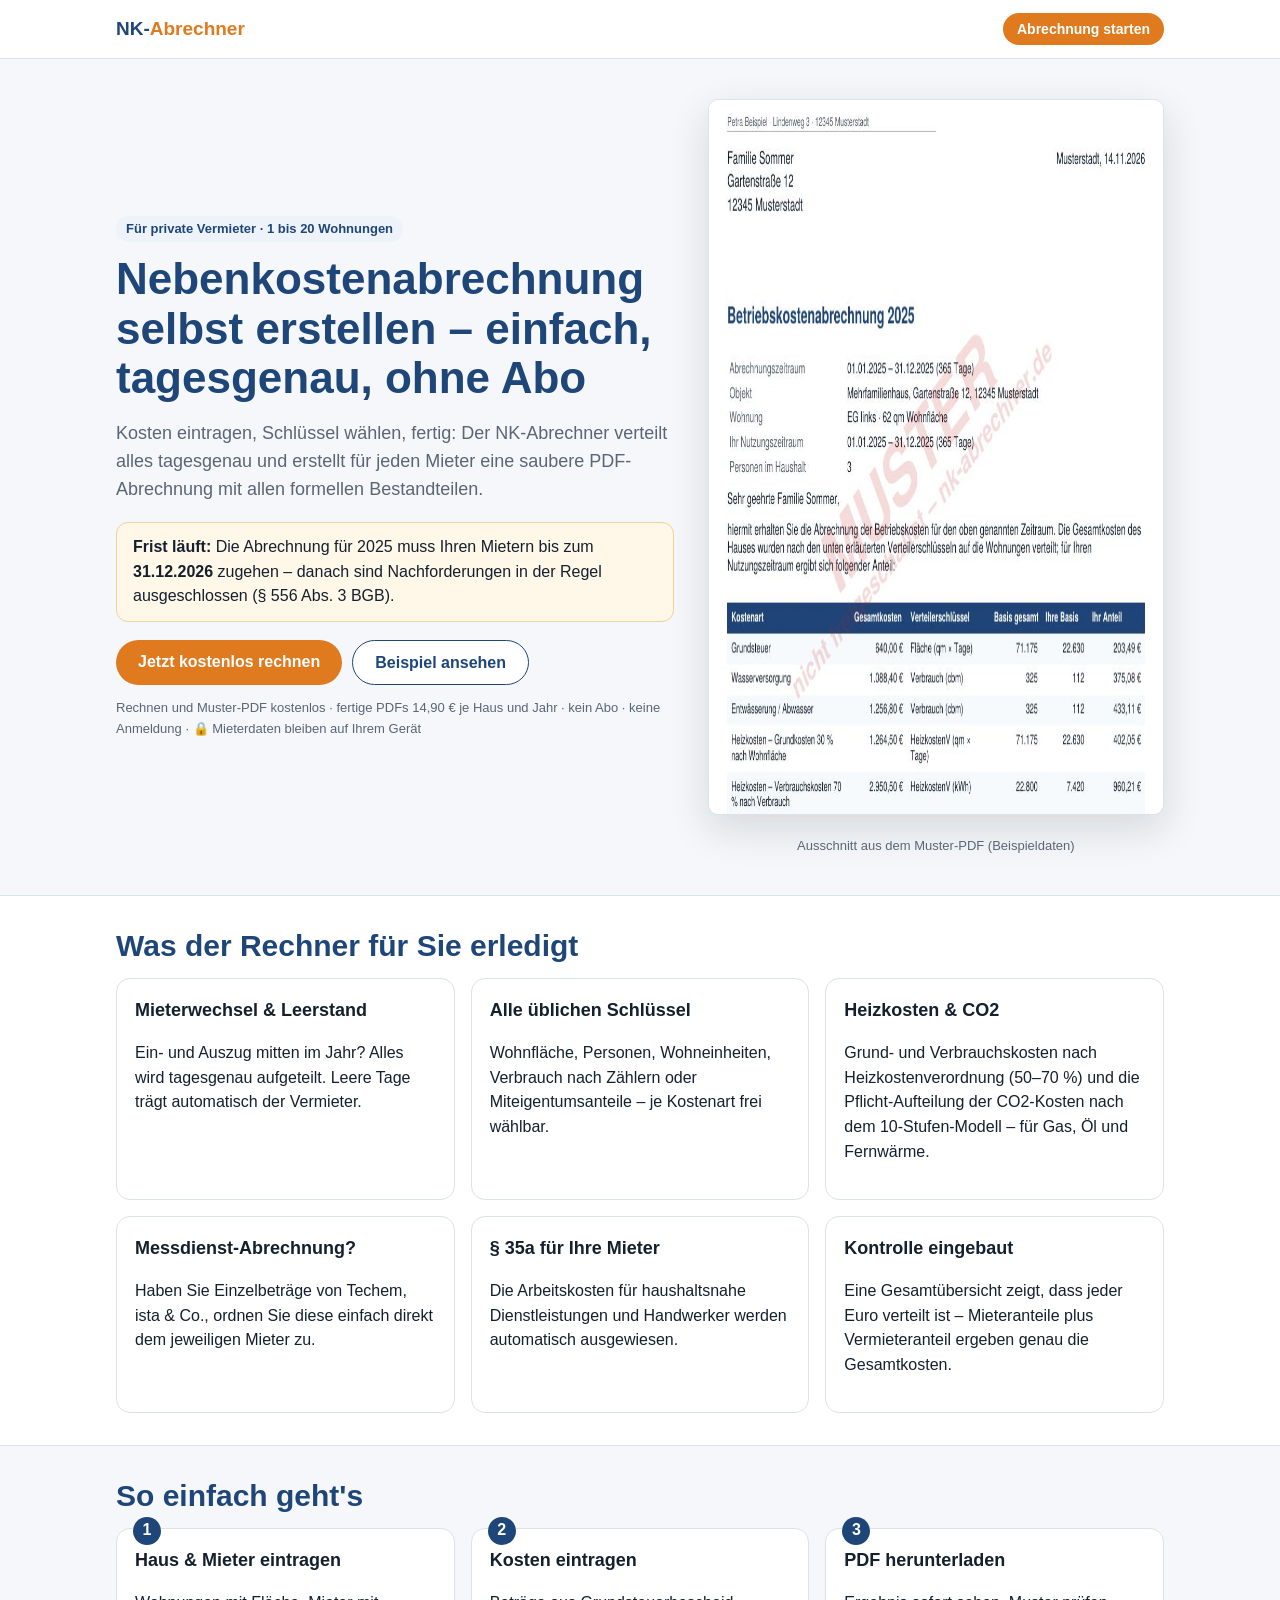
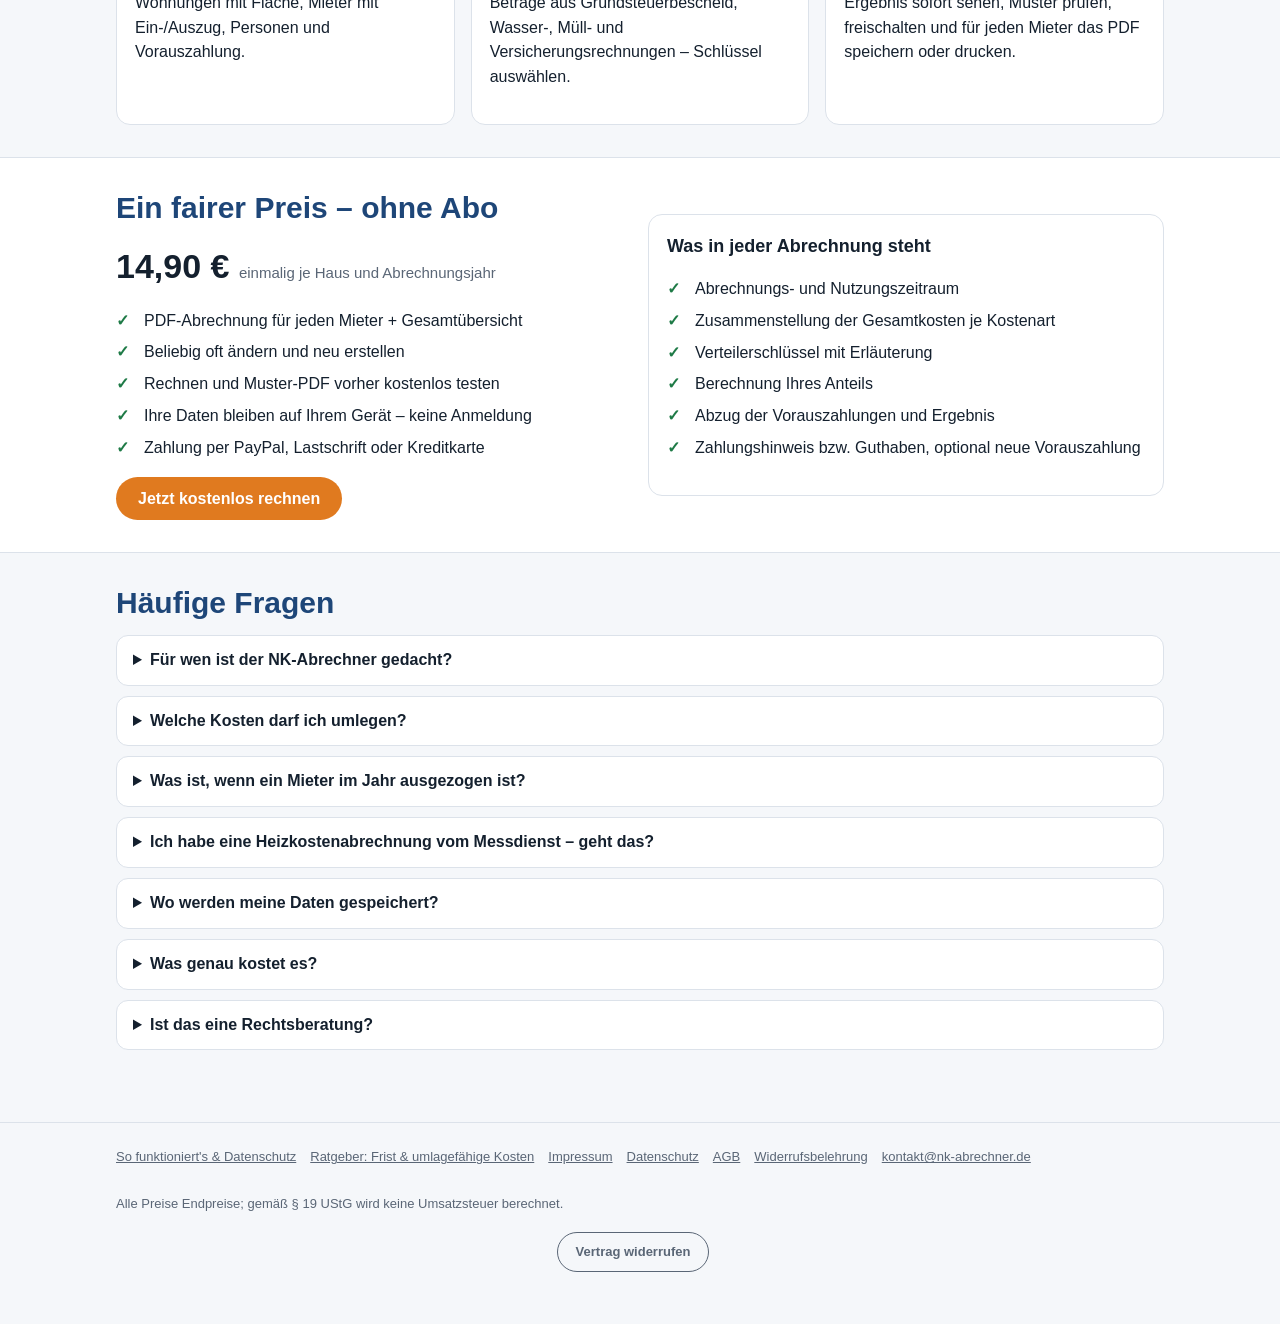
<file: index.html>
<!doctype html>
<html lang="de"><head><meta charset="UTF-8"><meta name="viewport" content="width=device-width, initial-scale=1.0">
<title>Nebenkostenabrechnung selbst erstellen – online, ohne Abo | NK-Abrechner</title>
<meta name="description" content="Nebenkostenabrechnung für Vermieter selbst erstellen: Mieterwechsel tagesgenau, Heizkosten nach HeizkostenV, CO2-Aufteilung, § 35a. Kostenlos rechnen, PDF für alle Mieter 14,90 € – ohne Abo, ohne Anmeldung.">
<link rel="canonical" href="https://nk-abrechner.de/">
<link rel="icon" href="favicon.svg" type="image/svg+xml">
<meta property="og:title" content="Nebenkostenabrechnung selbst erstellen – NK-Abrechner">
<meta property="og:description" content="Online-Rechner für private Vermieter: kostenlos rechnen, fertige PDF-Abrechnung je Mieter für 14,90 €.">
<meta property="og:image" content="https://nk-abrechner.de/muster-seite1-1.jpg">
<link rel="stylesheet" href="style.css?v=2">
<style>
.hero{display:grid;grid-template-columns:1.1fr .9fr;gap:34px;align-items:center;padding:40px 0 26px}
.hero img{width:100%;border:1px solid var(--line);border-radius:10px;box-shadow:0 14px 40px rgba(20,32,46,.14);background:#fff}
.preis{font-size:34px;font-weight:800}.preis small{font-size:15px;font-weight:500;color:var(--dim)}
.cta{display:flex;flex-wrap:wrap;gap:10px;margin:18px 0 8px}
.frist{background:#fff7e8;border:1px solid #f0d29a;border-radius:12px;padding:12px 16px;margin:0 0 6px}
.steps{counter-reset:s;display:grid;grid-template-columns:repeat(3,1fr);gap:16px}
.steps div{background:#fff;border:1px solid var(--line);border-radius:14px;padding:18px;position:relative}
.steps div:before{counter-increment:s;content:counter(s);position:absolute;top:-12px;left:16px;background:var(--acc);color:#fff;width:28px;height:28px;border-radius:50%;display:flex;align-items:center;justify-content:center;font-weight:800}
.faq details{background:#fff;border:1px solid var(--line);border-radius:12px;padding:12px 16px;margin:0 0 10px}
.faq summary{cursor:pointer;font-weight:700}
.sticky{display:none;position:fixed;left:12px;right:12px;bottom:12px;z-index:30;text-align:center;box-shadow:0 8px 24px rgba(0,0,0,.2)}
@media(max-width:760px){.hero{grid-template-columns:1fr;padding-top:24px}.steps{grid-template-columns:1fr}.sticky{display:block}body{padding-bottom:70px}.sticky.hide{display:none}}
</style>
</head>
<body>
<header class="top"><div class="wrap"><a class="logo" href="/">NK-<span>Abrechner</span></a><a class="btn small" href="app.html?neu=1">Abrechnung starten</a></div></header>

<div class="wrap">
  <div class="hero">
    <div>
      <span class="badge">Für private Vermieter · 1 bis 20 Wohnungen</span>
      <h1 style="margin-top:12px">Nebenkostenabrechnung selbst erstellen – einfach, tagesgenau, ohne Abo</h1>
      <p class="lead">Kosten eintragen, Schlüssel wählen, fertig: Der NK-Abrechner verteilt alles tagesgenau und erstellt für jeden Mieter eine saubere PDF-Abrechnung mit allen formellen Bestandteilen.</p>
      <div class="frist"><b>Frist läuft:</b> Die Abrechnung für 2025 muss Ihren Mietern bis zum <b>31.12.2026</b> zugehen – danach sind Nachforderungen in der Regel ausgeschlossen (§ 556 Abs. 3 BGB).</div>
      <div class="cta"><a class="btn" href="app.html?neu=1" id="ctaStart">Jetzt kostenlos rechnen</a><a class="btn sec" href="app.html?beispiel=1">Beispiel ansehen</a></div>
      <p class="note">Rechnen und Muster-PDF kostenlos · fertige PDFs 14,90 € je Haus und Jahr · kein Abo · keine Anmeldung · 🔒 Mieterdaten bleiben auf Ihrem Gerät</p>
    </div>
    <div><img src="muster-seite1-1.jpg" alt="Beispiel einer Betriebskostenabrechnung, erstellt mit dem NK-Abrechner" width="874" height="716"><p class="note" style="text-align:center">Ausschnitt aus dem Muster-PDF (Beispieldaten)</p></div>
  </div>
</div>

<section style="background:#fff;border-top:1px solid var(--line);border-bottom:1px solid var(--line)"><div class="wrap">
  <h2>Was der Rechner für Sie erledigt</h2>
  <div class="grid3">
    <div class="card"><h3>Mieterwechsel &amp; Leerstand</h3><p>Ein- und Auszug mitten im Jahr? Alles wird tagesgenau aufgeteilt. Leere Tage trägt automatisch der Vermieter.</p></div>
    <div class="card"><h3>Alle üblichen Schlüssel</h3><p>Wohnfläche, Personen, Wohneinheiten, Verbrauch nach Zählern oder Miteigentumsanteile – je Kostenart frei wählbar.</p></div>
    <div class="card"><h3>Heizkosten &amp; CO2</h3><p>Grund- und Verbrauchskosten nach Heizkostenverordnung (50–70 %) und die Pflicht-Aufteilung der CO2-Kosten nach dem 10-Stufen-Modell – für Gas, Öl und Fernwärme.</p></div>
    <div class="card"><h3>Messdienst-Abrechnung?</h3><p>Haben Sie Einzelbeträge von Techem, ista &amp; Co., ordnen Sie diese einfach direkt dem jeweiligen Mieter zu.</p></div>
    <div class="card"><h3>§ 35a für Ihre Mieter</h3><p>Die Arbeitskosten für haushaltsnahe Dienstleistungen und Handwerker werden automatisch ausgewiesen.</p></div>
    <div class="card"><h3>Kontrolle eingebaut</h3><p>Eine Gesamtübersicht zeigt, dass jeder Euro verteilt ist – Mieteranteile plus Vermieteranteil ergeben genau die Gesamtkosten.</p></div>
  </div>
</div></section>

<section><div class="wrap">
  <h2>So einfach geht's</h2>
  <div class="steps">
    <div><h3>Haus &amp; Mieter eintragen</h3><p>Wohnungen mit Fläche, Mieter mit Ein-/Auszug, Personen und Vorauszahlung.</p></div>
    <div><h3>Kosten eintragen</h3><p>Beträge aus Grundsteuerbescheid, Wasser-, Müll- und Versicherungsrechnungen – Schlüssel auswählen.</p></div>
    <div><h3>PDF herunterladen</h3><p>Ergebnis sofort sehen, Muster prüfen, freischalten und für jeden Mieter das PDF speichern oder drucken.</p></div>
  </div>
</div></section>

<section id="preis" style="background:#fff;border-top:1px solid var(--line);border-bottom:1px solid var(--line)"><div class="wrap">
  <div class="grid2" style="align-items:center">
    <div>
      <h2>Ein fairer Preis – ohne Abo</h2>
      <div class="preis">14,90 € <small>einmalig je Haus und Abrechnungsjahr</small></div>
      <ul class="checks">
        <li>PDF-Abrechnung für jeden Mieter + Gesamtübersicht</li>
        <li>Beliebig oft ändern und neu erstellen</li>
        <li>Rechnen und Muster-PDF vorher kostenlos testen</li>
        <li>Ihre Daten bleiben auf Ihrem Gerät – keine Anmeldung</li>
        <li>Zahlung per PayPal, Lastschrift oder Kreditkarte</li>
      </ul>
      <a class="btn" href="app.html?neu=1">Jetzt kostenlos rechnen</a>
    </div>
    <div class="card"><h3>Was in jeder Abrechnung steht</h3>
      <ul class="checks"><li>Abrechnungs- und Nutzungszeitraum</li><li>Zusammenstellung der Gesamtkosten je Kostenart</li><li>Verteilerschlüssel mit Erläuterung</li><li>Berechnung Ihres Anteils</li><li>Abzug der Vorauszahlungen und Ergebnis</li><li>Zahlungshinweis bzw. Guthaben, optional neue Vorauszahlung</li></ul></div>
  </div>
</div></section>

<section class="faq"><div class="wrap">
  <h2>Häufige Fragen</h2>
  <details><summary>Für wen ist der NK-Abrechner gedacht?</summary><p>Für private Vermieter mit einem oder mehreren Häusern bzw. vermieteten Eigentumswohnungen, die ihre Betriebskostenabrechnung selbst machen und keine teure Verwaltungssoftware brauchen.</p></details>
  <details><summary>Welche Kosten darf ich umlegen?</summary><p>Umlagefähig sind die Betriebskosten nach § 2 Betriebskostenverordnung (z. B. Grundsteuer, Wasser, Abwasser, Heizung, Müll, Reinigung, Gartenpflege, Allgemeinstrom, Schornsteinfeger, Versicherungen, Hauswart) – sofern sie im Mietvertrag vereinbart sind. Verwaltungs- und Reparaturkosten gehören nicht dazu. Mehr im <a href="ratgeber-nebenkostenabrechnung-frist.html">Ratgeber</a>.</p></details>
  <details><summary>Was ist, wenn ein Mieter im Jahr ausgezogen ist?</summary><p>Sie legen für die Wohnung zwei Mieter mit Aus- bzw. Einzugsdatum an. Der Rechner teilt alle Kosten tagesgenau auf; eine Lücke dazwischen wird als Leerstand dem Vermieter zugerechnet. Für den ausgezogenen Mieter können Sie eine neue Anschrift eintragen.</p></details>
  <details><summary>Ich habe eine Heizkostenabrechnung vom Messdienst – geht das?</summary><p>Ja. Wählen Sie bei den Heizkosten „direkt je Mieter“ und tragen Sie die Beträge aus der Messdienst-Abrechnung bei den Mietern ein. Ohne Messdienst verteilt der Rechner die Heizkosten selbst nach Heizkostenverordnung.</p></details>
  <details><summary>Wo werden meine Daten gespeichert?</summary><p>Nur in Ihrem Browser auf Ihrem Gerät. Wir sehen keine Mieter- oder Kostendaten. Mit „Daten sichern“ speichern Sie eine Datei, die Sie nächstes Jahr wieder laden können. <a href="so-funktionierts.html">Alles zu Daten und Freischaltcode</a></p></details>
  <details><summary>Was genau kostet es?</summary><p>Ausprobieren, rechnen und das Muster-PDF (mit Wasserzeichen) sind kostenlos. Für die fertigen PDFs ohne Wasserzeichen zahlen Sie einmalig 14,90 € je Haus (Adresse) und Abrechnungsjahr. Danach können Sie beliebig oft ändern und neu erstellen. Kein Abo.</p></details>
  <details><summary>Ist das eine Rechtsberatung?</summary><p>Nein. Der NK-Abrechner ist ein Rechen- und Formularwerkzeug. Ob eine Kostenart umlagefähig und vereinbart ist, entscheiden Sie anhand Ihres Mietvertrags. Bei Streitfällen hilft z. B. Haus &amp; Grund oder ein Anwalt.</p></details>
</div></section>

<a class="btn sticky" href="app.html?neu=1" id="sticky">Jetzt kostenlos rechnen</a>
<footer><div class="wrap"><a href="so-funktionierts.html">So funktioniert's &amp; Datenschutz</a><a href="ratgeber-nebenkostenabrechnung-frist.html">Ratgeber: Frist &amp; umlagefähige Kosten</a><a href="impressum.html">Impressum</a><a href="datenschutz.html">Datenschutz</a><a href="agb.html">AGB</a><a href="widerruf.html">Widerrufsbelehrung</a><a href="mailto:kontakt@nk-abrechner.de">kontakt@nk-abrechner.de</a>
<br><br>Alle Preise Endpreise; gemäß § 19 UStG wird keine Umsatzsteuer berechnet.</div>
<div style="text-align:center;margin:18px 0 6px"><a href="widerrufen.html" style="display:inline-block;padding:9px 18px;border:1.5px solid currentColor;border-radius:999px;font-weight:700;text-decoration:none">Vertrag widerrufen</a></div></footer>
<script src="config.js?v=1"></script>
<script>
(function () {
  'use strict';
  const C = window.NK_CONFIG;
  function sGet(k) { try { return sessionStorage.getItem(k); } catch (e) { return null; } }
  function sSet(k, v) { try { sessionStorage.setItem(k, v); } catch (e) {} }
  function newId() { return (crypto.randomUUID ? crypto.randomUUID() : Date.now().toString(36) + Math.random().toString(36).slice(2)); }
  const visitId = sGet('nk_visit') || newId(); sSet('nk_visit', visitId);
  const quelle = sGet('nk_quelle') || (function () { try { const q = new URLSearchParams(location.search); return q.get('gclid') ? 'google-ads' : (q.get('utm_source') || (document.referrer && !document.referrer.includes(location.host) ? new URL(document.referrer).hostname : 'direkt')); } catch (e) { return 'direkt'; } })();
  sSet('nk_quelle', quelle);
  function funnel(step) {
    if (navigator.webdriver || sGet('nk_f_' + step)) return; sSet('nk_f_' + step, '1');
    try { fetch(C.api, { method: 'POST', mode: 'no-cors', headers: { 'Content-Type': 'text/plain;charset=utf-8' }, body: JSON.stringify({ kind: 'funnel', service: 'nk', visit: visitId, step, quelle, plan: 'objekt', device: matchMedia('(max-width: 700px)').matches ? 'mobil' : 'desktop' }) }).catch(() => {}); } catch (e) {}
  }
  funnel('1 Seite geöffnet');
  try { const io = new IntersectionObserver(es => { if (es.some(x => x.isIntersecting)) { funnel('1b Preise gesehen'); io.disconnect(); } }, { threshold: 0.3 }); io.observe(document.getElementById('preis')); } catch (e) {}
  try { const st = document.getElementById('sticky'); const io2 = new IntersectionObserver(es => st.classList.toggle('hide', es.some(x => x.isIntersecting)), { threshold: 0.1 }); io2.observe(document.getElementById('ctaStart')); } catch (e) {}
})();
</script>
</body></html>
</file>
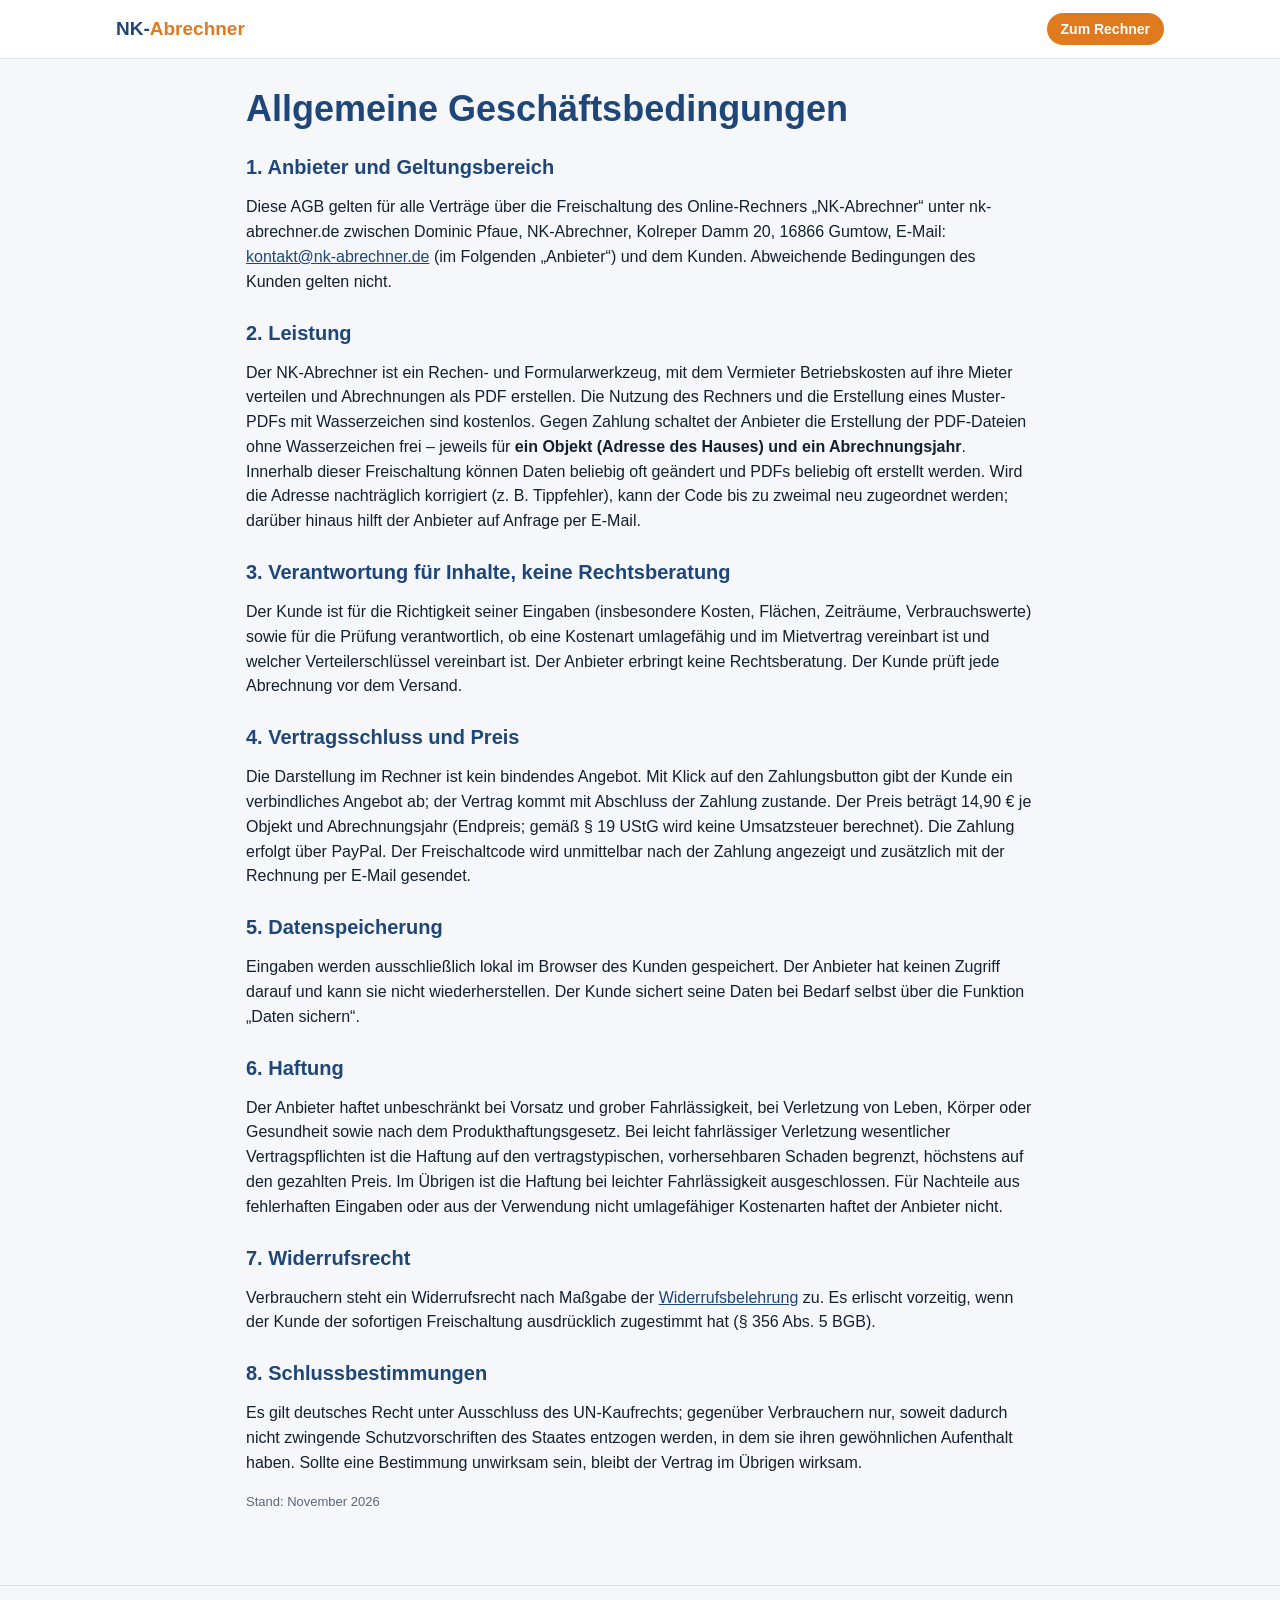
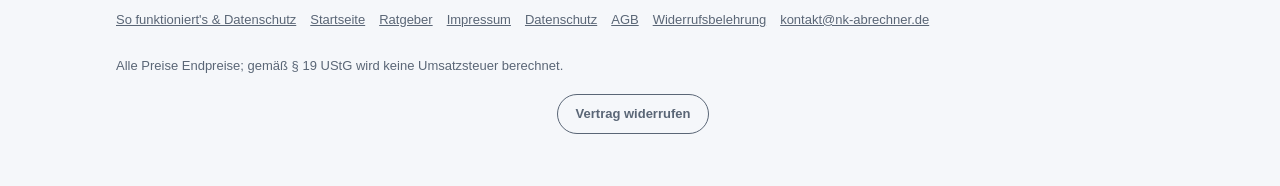
<file: agb.html>
<!doctype html>
<html lang="de"><head><meta charset="UTF-8"><meta name="viewport" content="width=device-width, initial-scale=1.0">
<title>Allgemeine Geschäftsbedingungen – NK-Abrechner</title>
<link rel="canonical" href="https://nk-abrechner.de/agb.html">
<link rel="icon" href="favicon.svg" type="image/svg+xml">
<link rel="stylesheet" href="style.css?v=2">
<style>.doc{max-width:820px;margin:0 auto;padding:30px 16px}.doc h2{font-size:20px;margin:26px 0 8px}.doc h1{font-size:clamp(26px,4vw,36px)}</style>
</head><body>
<header class="top"><div class="wrap"><a class="logo" href="/">NK-<span>Abrechner</span></a><a class="btn small" href="app.html">Zum Rechner</a></div></header>
<main class="doc">
<h1>Allgemeine Geschäftsbedingungen</h1>
<h2>1. Anbieter und Geltungsbereich</h2><p>Diese AGB gelten für alle Verträge über die Freischaltung des Online-Rechners „NK-Abrechner“ unter nk-abrechner.de zwischen Dominic Pfaue, NK-Abrechner, Kolreper Damm 20, 16866 Gumtow, E-Mail: <a href="mailto:kontakt@nk-abrechner.de">kontakt@nk-abrechner.de</a> (im Folgenden „Anbieter“) und dem Kunden. Abweichende Bedingungen des Kunden gelten nicht.</p>
<h2>2. Leistung</h2><p>Der NK-Abrechner ist ein Rechen- und Formularwerkzeug, mit dem Vermieter Betriebskosten auf ihre Mieter verteilen und Abrechnungen als PDF erstellen. Die Nutzung des Rechners und die Erstellung eines Muster-PDFs mit Wasserzeichen sind kostenlos. Gegen Zahlung schaltet der Anbieter die Erstellung der PDF-Dateien ohne Wasserzeichen frei – jeweils für <b>ein Objekt (Adresse des Hauses) und ein Abrechnungsjahr</b>. Innerhalb dieser Freischaltung können Daten beliebig oft geändert und PDFs beliebig oft erstellt werden. Wird die Adresse nachträglich korrigiert (z.&nbsp;B. Tippfehler), kann der Code bis zu zweimal neu zugeordnet werden; darüber hinaus hilft der Anbieter auf Anfrage per E-Mail.</p>
<h2>3. Verantwortung für Inhalte, keine Rechtsberatung</h2><p>Der Kunde ist für die Richtigkeit seiner Eingaben (insbesondere Kosten, Flächen, Zeiträume, Verbrauchswerte) sowie für die Prüfung verantwortlich, ob eine Kostenart umlagefähig und im Mietvertrag vereinbart ist und welcher Verteilerschlüssel vereinbart ist. Der Anbieter erbringt keine Rechtsberatung. Der Kunde prüft jede Abrechnung vor dem Versand.</p>
<h2>4. Vertragsschluss und Preis</h2><p>Die Darstellung im Rechner ist kein bindendes Angebot. Mit Klick auf den Zahlungsbutton gibt der Kunde ein verbindliches Angebot ab; der Vertrag kommt mit Abschluss der Zahlung zustande. Der Preis beträgt 14,90 € je Objekt und Abrechnungsjahr (Endpreis; gemäß § 19 UStG wird keine Umsatzsteuer berechnet). Die Zahlung erfolgt über PayPal. Der Freischaltcode wird unmittelbar nach der Zahlung angezeigt und zusätzlich mit der Rechnung per E-Mail gesendet.</p>
<h2>5. Datenspeicherung</h2><p>Eingaben werden ausschließlich lokal im Browser des Kunden gespeichert. Der Anbieter hat keinen Zugriff darauf und kann sie nicht wiederherstellen. Der Kunde sichert seine Daten bei Bedarf selbst über die Funktion „Daten sichern“.</p>
<h2>6. Haftung</h2><p>Der Anbieter haftet unbeschränkt bei Vorsatz und grober Fahrlässigkeit, bei Verletzung von Leben, Körper oder Gesundheit sowie nach dem Produkthaftungsgesetz. Bei leicht fahrlässiger Verletzung wesentlicher Vertragspflichten ist die Haftung auf den vertragstypischen, vorhersehbaren Schaden begrenzt, höchstens auf den gezahlten Preis. Im Übrigen ist die Haftung bei leichter Fahrlässigkeit ausgeschlossen. Für Nachteile aus fehlerhaften Eingaben oder aus der Verwendung nicht umlagefähiger Kostenarten haftet der Anbieter nicht.</p>
<h2>7. Widerrufsrecht</h2><p>Verbrauchern steht ein Widerrufsrecht nach Maßgabe der <a href="widerruf.html">Widerrufsbelehrung</a> zu. Es erlischt vorzeitig, wenn der Kunde der sofortigen Freischaltung ausdrücklich zugestimmt hat (§ 356 Abs. 5 BGB).</p>
<h2>8. Schlussbestimmungen</h2><p>Es gilt deutsches Recht unter Ausschluss des UN-Kaufrechts; gegenüber Verbrauchern nur, soweit dadurch nicht zwingende Schutzvorschriften des Staates entzogen werden, in dem sie ihren gewöhnlichen Aufenthalt haben. Sollte eine Bestimmung unwirksam sein, bleibt der Vertrag im Übrigen wirksam.</p><p class="note">Stand: November 2026</p></main>
<footer><div class="wrap"><a href="so-funktionierts.html">So funktioniert's &amp; Datenschutz</a><a href="/">Startseite</a><a href="ratgeber-nebenkostenabrechnung-frist.html">Ratgeber</a><a href="impressum.html">Impressum</a><a href="datenschutz.html">Datenschutz</a><a href="agb.html">AGB</a><a href="widerruf.html">Widerrufsbelehrung</a><a href="mailto:kontakt@nk-abrechner.de">kontakt@nk-abrechner.de</a>
<br><br>Alle Preise Endpreise; gemäß § 19 UStG wird keine Umsatzsteuer berechnet.</div>
<div style="text-align:center;margin:18px 0 6px"><a href="widerrufen.html" style="display:inline-block;padding:9px 18px;border:1.5px solid currentColor;border-radius:999px;font-weight:700;text-decoration:none">Vertrag widerrufen</a></div></footer>
</body></html>
</file>
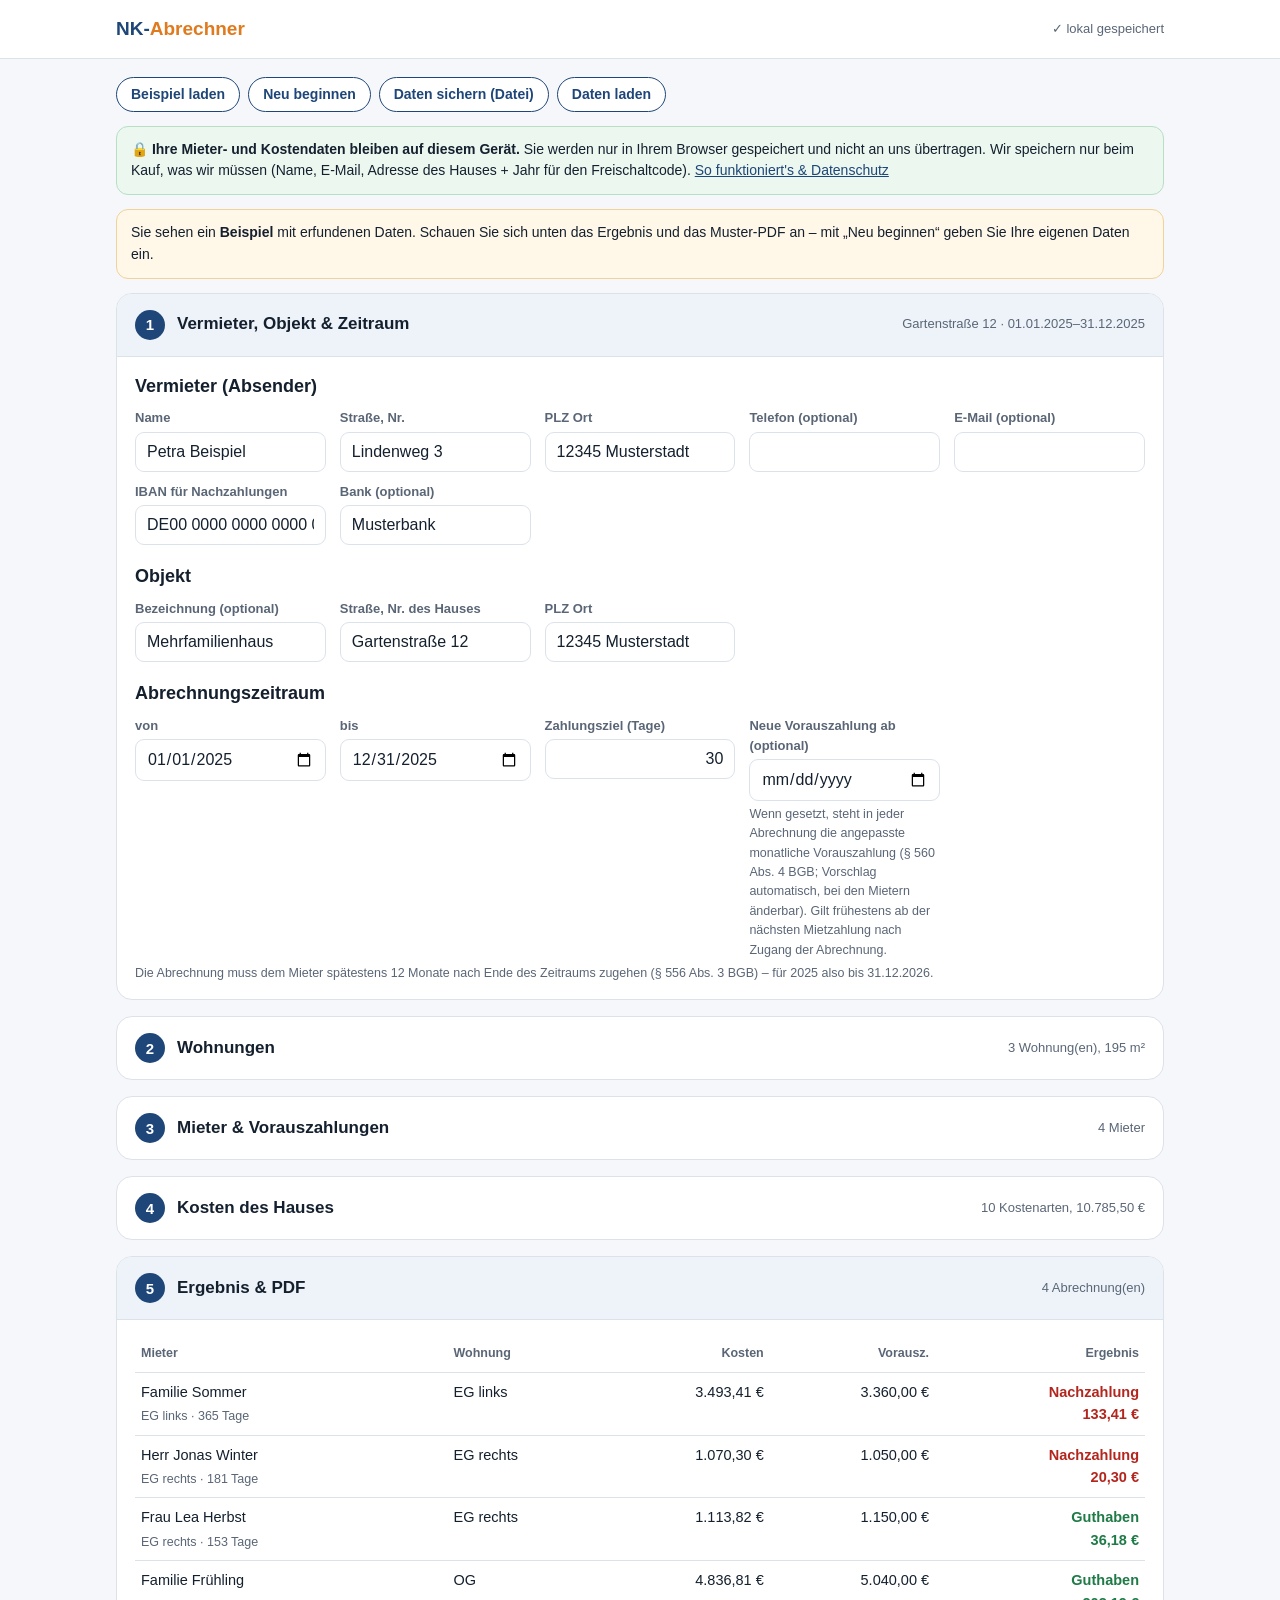
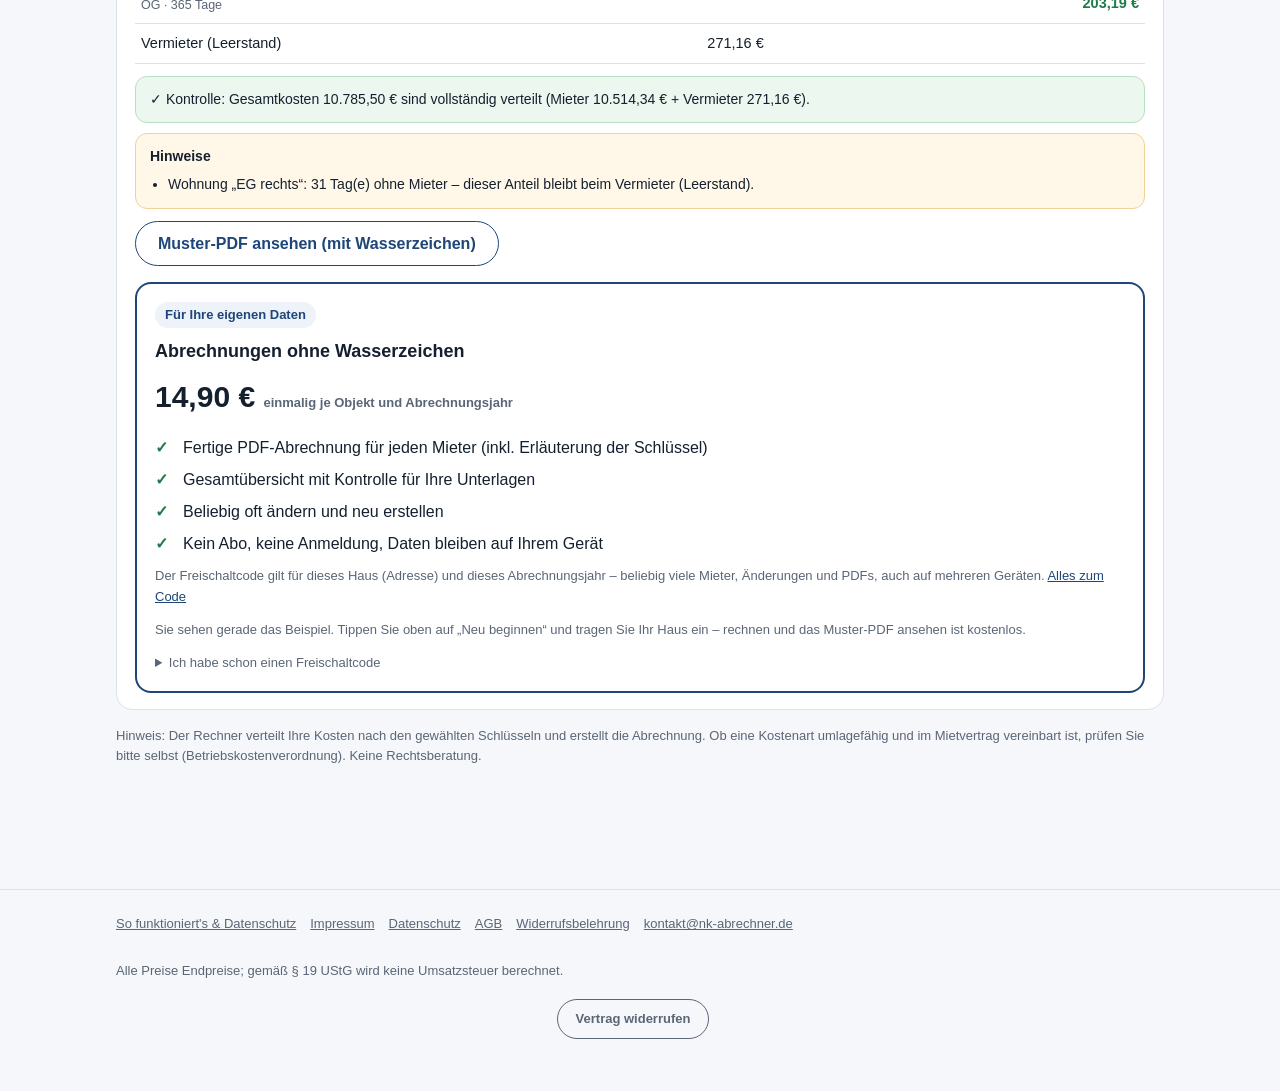
<file: app.html>
<!doctype html>
<html lang="de"><head><meta charset="UTF-8"><meta name="viewport" content="width=device-width, initial-scale=1.0">
<title>Rechner: Nebenkostenabrechnung erstellen – NK-Abrechner</title>
<meta name="description" content="Nebenkostenabrechnung für Ihre Mieter direkt im Browser erstellen: Wohnfläche, Personen, Verbrauch, Heizkosten, Mieterwechsel. Kostenlos rechnen, PDF für 14,90 €.">
<link rel="canonical" href="https://nk-abrechner.de/app.html">
<link rel="icon" href="favicon.svg" type="image/svg+xml">
<link rel="stylesheet" href="style.css?v=2">
</head>
<body class="app">
<header class="top"><div class="wrap"><a class="logo" href="/">NK-<span>Abrechner</span></a>
<span class="note" id="saveState">Daten bleiben auf Ihrem Gerät</span></div></header>
<main><div class="wrap">
  <div class="toolbar">
    <button class="btn small sec" id="bDemo" type="button">Beispiel laden</button>
    <button class="btn small sec" id="bNeu" type="button">Neu beginnen</button>
    <button class="btn small sec" id="bExport" type="button">Daten sichern (Datei)</button>
    <label class="btn small sec" style="margin:0">Daten laden<input type="file" id="fImport" accept=".json,application/json" hidden></label>
  </div>
  <div class="okbox" style="margin-bottom:14px">🔒 <b>Ihre Mieter- und Kostendaten bleiben auf diesem Gerät.</b> Sie werden nur in Ihrem Browser gespeichert und nicht an uns übertragen. Wir speichern nur beim Kauf, was wir müssen (Name, E-Mail, Adresse des Hauses + Jahr für den Freischaltcode). <a href="so-funktionierts.html">So funktioniert's &amp; Datenschutz</a></div>
  <div id="demoHinweis" class="warnbox hidden" style="margin-bottom:14px">Sie sehen ein <b>Beispiel</b> mit erfundenen Daten. Schauen Sie sich unten das Ergebnis und das Muster-PDF an – mit „Neu beginnen“ geben Sie Ihre eigenen Daten ein.</div>

  <details class="step" id="s1" open><summary><span class="nr">1</span>Vermieter, Objekt &amp; Zeitraum<span class="info" id="i1"></span></summary><div class="body" id="b1"></div></details>
  <details class="step" id="s2"><summary><span class="nr">2</span>Wohnungen<span class="info" id="i2"></span></summary><div class="body" id="b2"></div></details>
  <details class="step" id="s3"><summary><span class="nr">3</span>Mieter &amp; Vorauszahlungen<span class="info" id="i3"></span></summary><div class="body" id="b3"></div></details>
  <details class="step" id="s4"><summary><span class="nr">4</span>Kosten des Hauses<span class="info" id="i4"></span></summary><div class="body" id="b4"></div></details>
  <details class="step" id="s5" open><summary><span class="nr">5</span>Ergebnis &amp; PDF<span class="info" id="i5"></span></summary><div class="body">
    <div id="ergebnis"></div>
    <div class="dl" id="dl"></div>
    <div id="lizenzBox"></div>
  </div></details>
  <p class="note">Hinweis: Der Rechner verteilt Ihre Kosten nach den gewählten Schlüsseln und erstellt die Abrechnung. Ob eine Kostenart umlagefähig und im Mietvertrag vereinbart ist, prüfen Sie bitte selbst (Betriebskostenverordnung). Keine Rechtsberatung.</p>
</div></main>
<footer><div class="wrap"><a href="so-funktionierts.html">So funktioniert's &amp; Datenschutz</a><a href="impressum.html">Impressum</a><a href="datenschutz.html">Datenschutz</a><a href="agb.html">AGB</a><a href="widerruf.html">Widerrufsbelehrung</a><a href="mailto:kontakt@nk-abrechner.de">kontakt@nk-abrechner.de</a>
<br><br>Alle Preise Endpreise; gemäß § 19 UStG wird keine Umsatzsteuer berechnet.</div>
<div style="text-align:center;margin:18px 0 6px"><a href="widerrufen.html" style="display:inline-block;padding:9px 18px;border:1.5px solid currentColor;border-radius:999px;font-weight:700;text-decoration:none">Vertrag widerrufen</a></div></footer>
<script src="config.js?v=1"></script>
<script src="calc.js?v=1"></script>
<script src="vendor/jspdf.umd.min.js" defer></script>
<script src="vendor/jspdf.plugin.autotable.min.js" defer></script>
<script src="pdf.js?v=2" defer></script>
<script src="app.js?v=3" defer></script>
</body></html>
</file>
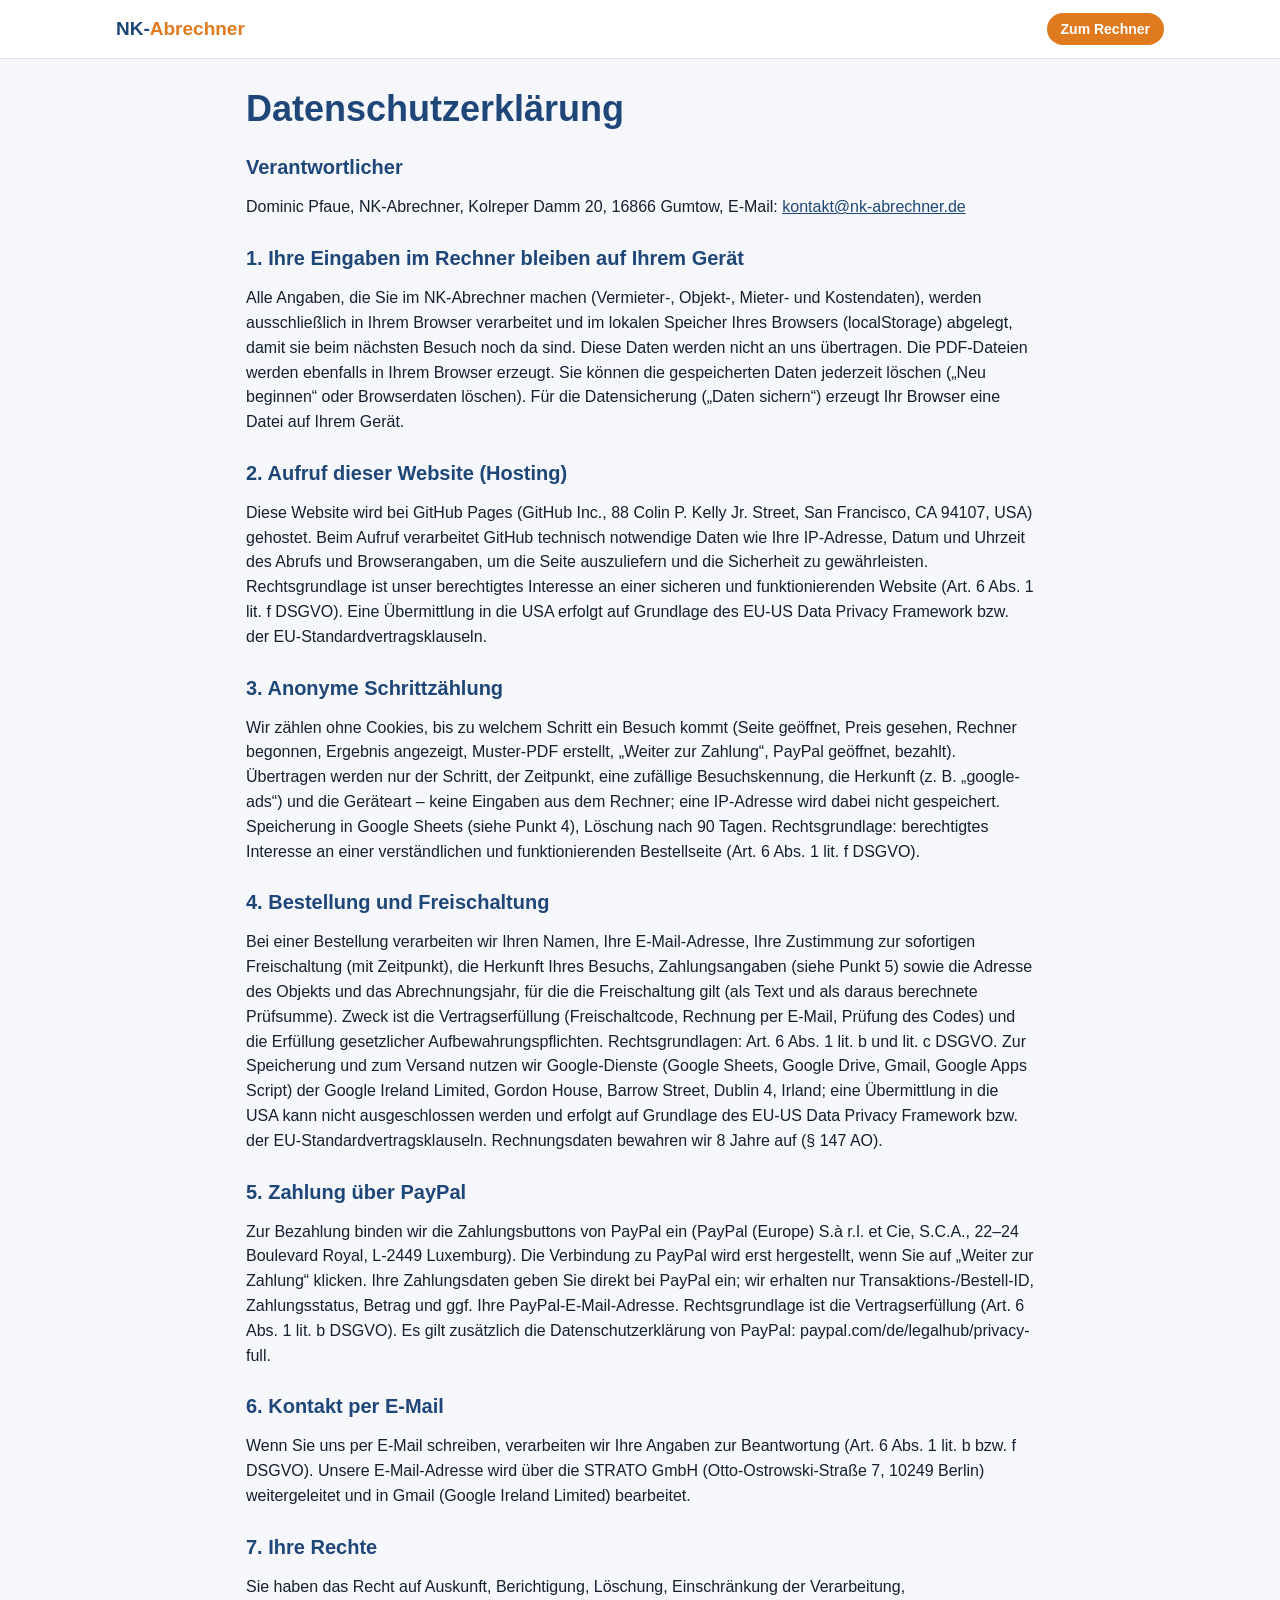
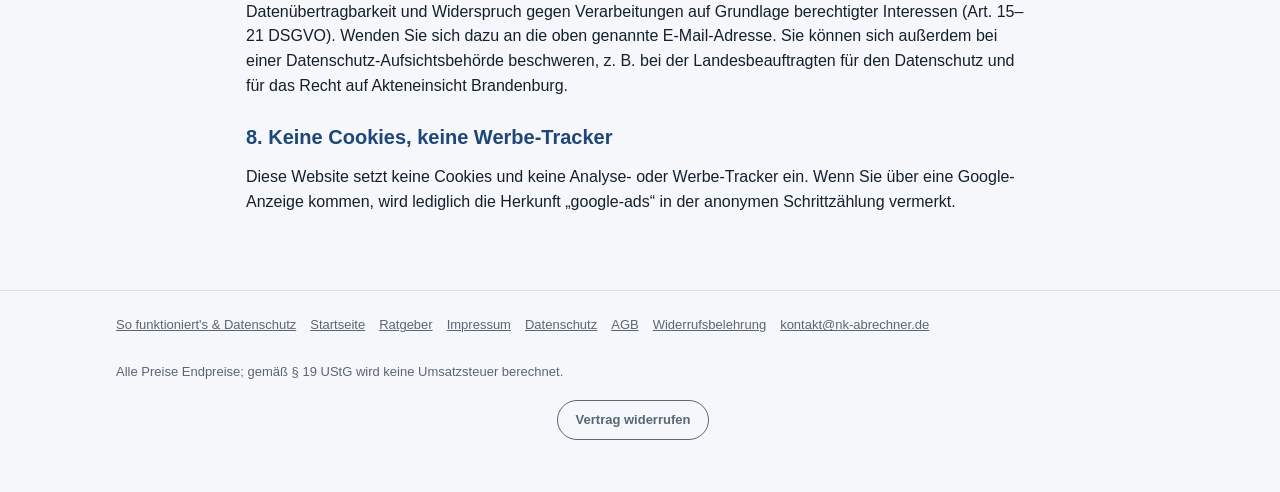
<file: datenschutz.html>
<!doctype html>
<html lang="de"><head><meta charset="UTF-8"><meta name="viewport" content="width=device-width, initial-scale=1.0">
<title>Datenschutzerklärung – NK-Abrechner</title>
<meta name="robots" content="noindex">
<link rel="canonical" href="https://nk-abrechner.de/datenschutz.html">
<link rel="icon" href="favicon.svg" type="image/svg+xml">
<link rel="stylesheet" href="style.css?v=2">
<style>.doc{max-width:820px;margin:0 auto;padding:30px 16px}.doc h2{font-size:20px;margin:26px 0 8px}.doc h1{font-size:clamp(26px,4vw,36px)}</style>
</head><body>
<header class="top"><div class="wrap"><a class="logo" href="/">NK-<span>Abrechner</span></a><a class="btn small" href="app.html">Zum Rechner</a></div></header>
<main class="doc">
<h1>Datenschutzerklärung</h1>
<h2>Verantwortlicher</h2><p>Dominic Pfaue, NK-Abrechner, Kolreper Damm 20, 16866 Gumtow, E-Mail: <a href="mailto:kontakt@nk-abrechner.de">kontakt@nk-abrechner.de</a></p>
<h2>1. Ihre Eingaben im Rechner bleiben auf Ihrem Gerät</h2><p>Alle Angaben, die Sie im NK-Abrechner machen (Vermieter-, Objekt-, Mieter- und Kostendaten), werden ausschließlich in Ihrem Browser verarbeitet und im lokalen Speicher Ihres Browsers (localStorage) abgelegt, damit sie beim nächsten Besuch noch da sind. Diese Daten werden nicht an uns übertragen. Die PDF-Dateien werden ebenfalls in Ihrem Browser erzeugt. Sie können die gespeicherten Daten jederzeit löschen („Neu beginnen“ oder Browserdaten löschen). Für die Datensicherung („Daten sichern“) erzeugt Ihr Browser eine Datei auf Ihrem Gerät.</p>
<h2>2. Aufruf dieser Website (Hosting)</h2><p>Diese Website wird bei GitHub Pages (GitHub Inc., 88 Colin P. Kelly Jr. Street, San Francisco, CA 94107, USA) gehostet. Beim Aufruf verarbeitet GitHub technisch notwendige Daten wie Ihre IP-Adresse, Datum und Uhrzeit des Abrufs und Browserangaben, um die Seite auszuliefern und die Sicherheit zu gewährleisten. Rechtsgrundlage ist unser berechtigtes Interesse an einer sicheren und funktionierenden Website (Art. 6 Abs. 1 lit. f DSGVO). Eine Übermittlung in die USA erfolgt auf Grundlage des EU-US Data Privacy Framework bzw. der EU-Standardvertragsklauseln.</p>
<h2>3. Anonyme Schrittzählung</h2><p>Wir zählen ohne Cookies, bis zu welchem Schritt ein Besuch kommt (Seite geöffnet, Preis gesehen, Rechner begonnen, Ergebnis angezeigt, Muster-PDF erstellt, „Weiter zur Zahlung“, PayPal geöffnet, bezahlt). Übertragen werden nur der Schritt, der Zeitpunkt, eine zufällige Besuchskennung, die Herkunft (z.&nbsp;B. „google-ads“) und die Geräteart – keine Eingaben aus dem Rechner; eine IP-Adresse wird dabei nicht gespeichert. Speicherung in Google Sheets (siehe Punkt 4), Löschung nach 90 Tagen. Rechtsgrundlage: berechtigtes Interesse an einer verständlichen und funktionierenden Bestellseite (Art. 6 Abs. 1 lit. f DSGVO).</p>
<h2>4. Bestellung und Freischaltung</h2><p>Bei einer Bestellung verarbeiten wir Ihren Namen, Ihre E-Mail-Adresse, Ihre Zustimmung zur sofortigen Freischaltung (mit Zeitpunkt), die Herkunft Ihres Besuchs, Zahlungsangaben (siehe Punkt 5) sowie die Adresse des Objekts und das Abrechnungsjahr, für die die Freischaltung gilt (als Text und als daraus berechnete Prüfsumme). Zweck ist die Vertragserfüllung (Freischaltcode, Rechnung per E-Mail, Prüfung des Codes) und die Erfüllung gesetzlicher Aufbewahrungspflichten. Rechtsgrundlagen: Art. 6 Abs. 1 lit. b und lit. c DSGVO. Zur Speicherung und zum Versand nutzen wir Google-Dienste (Google Sheets, Google Drive, Gmail, Google Apps Script) der Google Ireland Limited, Gordon House, Barrow Street, Dublin 4, Irland; eine Übermittlung in die USA kann nicht ausgeschlossen werden und erfolgt auf Grundlage des EU-US Data Privacy Framework bzw. der EU-Standardvertragsklauseln. Rechnungsdaten bewahren wir 8 Jahre auf (§ 147 AO).</p>
<h2>5. Zahlung über PayPal</h2><p>Zur Bezahlung binden wir die Zahlungsbuttons von PayPal ein (PayPal (Europe) S.à r.l. et Cie, S.C.A., 22–24 Boulevard Royal, L-2449 Luxemburg). Die Verbindung zu PayPal wird erst hergestellt, wenn Sie auf „Weiter zur Zahlung“ klicken. Ihre Zahlungsdaten geben Sie direkt bei PayPal ein; wir erhalten nur Transaktions-/Bestell-ID, Zahlungsstatus, Betrag und ggf. Ihre PayPal-E-Mail-Adresse. Rechtsgrundlage ist die Vertragserfüllung (Art. 6 Abs. 1 lit. b DSGVO). Es gilt zusätzlich die Datenschutzerklärung von PayPal: paypal.com/de/legalhub/privacy-full.</p>
<h2>6. Kontakt per E-Mail</h2><p>Wenn Sie uns per E-Mail schreiben, verarbeiten wir Ihre Angaben zur Beantwortung (Art. 6 Abs. 1 lit. b bzw. f DSGVO). Unsere E-Mail-Adresse wird über die STRATO GmbH (Otto-Ostrowski-Straße 7, 10249 Berlin) weitergeleitet und in Gmail (Google Ireland Limited) bearbeitet.</p>
<h2>7. Ihre Rechte</h2><p>Sie haben das Recht auf Auskunft, Berichtigung, Löschung, Einschränkung der Verarbeitung, Datenübertragbarkeit und Widerspruch gegen Verarbeitungen auf Grundlage berechtigter Interessen (Art. 15–21 DSGVO). Wenden Sie sich dazu an die oben genannte E-Mail-Adresse. Sie können sich außerdem bei einer Datenschutz-Aufsichtsbehörde beschweren, z.&nbsp;B. bei der Landesbeauftragten für den Datenschutz und für das Recht auf Akteneinsicht Brandenburg.</p>
<h2>8. Keine Cookies, keine Werbe-Tracker</h2><p>Diese Website setzt keine Cookies und keine Analyse- oder Werbe-Tracker ein. Wenn Sie über eine Google-Anzeige kommen, wird lediglich die Herkunft „google-ads“ in der anonymen Schrittzählung vermerkt.</p></main>
<footer><div class="wrap"><a href="so-funktionierts.html">So funktioniert's &amp; Datenschutz</a><a href="/">Startseite</a><a href="ratgeber-nebenkostenabrechnung-frist.html">Ratgeber</a><a href="impressum.html">Impressum</a><a href="datenschutz.html">Datenschutz</a><a href="agb.html">AGB</a><a href="widerruf.html">Widerrufsbelehrung</a><a href="mailto:kontakt@nk-abrechner.de">kontakt@nk-abrechner.de</a>
<br><br>Alle Preise Endpreise; gemäß § 19 UStG wird keine Umsatzsteuer berechnet.</div>
<div style="text-align:center;margin:18px 0 6px"><a href="widerrufen.html" style="display:inline-block;padding:9px 18px;border:1.5px solid currentColor;border-radius:999px;font-weight:700;text-decoration:none">Vertrag widerrufen</a></div></footer>
</body></html>
</file>
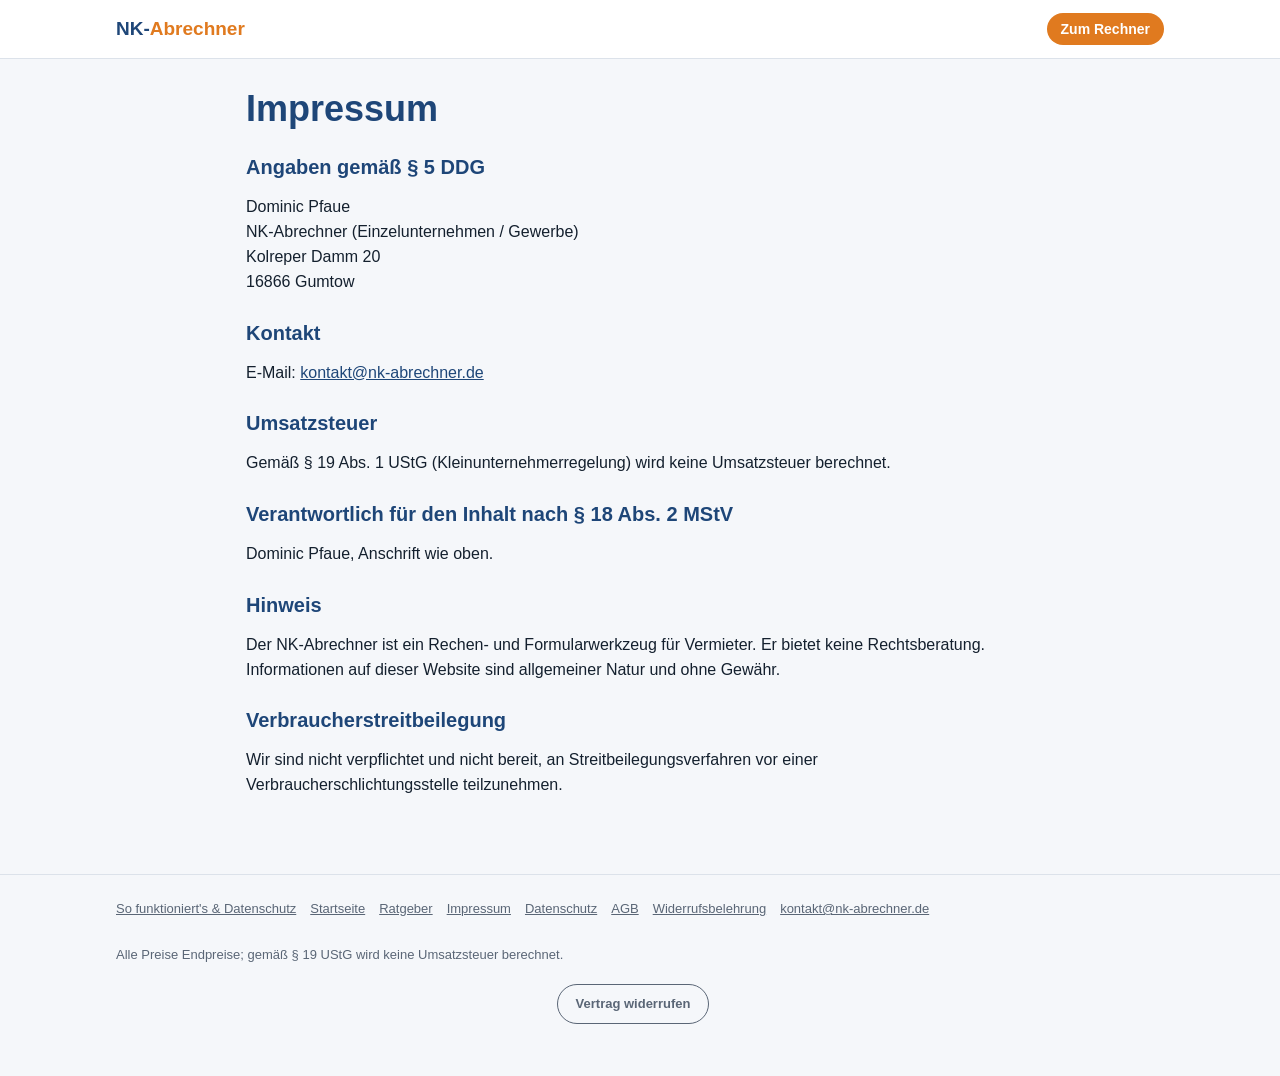
<file: impressum.html>
<!doctype html>
<html lang="de"><head><meta charset="UTF-8"><meta name="viewport" content="width=device-width, initial-scale=1.0">
<title>Impressum – NK-Abrechner</title>
<meta name="robots" content="noindex">
<link rel="canonical" href="https://nk-abrechner.de/impressum.html">
<link rel="icon" href="favicon.svg" type="image/svg+xml">
<link rel="stylesheet" href="style.css?v=2">
<style>.doc{max-width:820px;margin:0 auto;padding:30px 16px}.doc h2{font-size:20px;margin:26px 0 8px}.doc h1{font-size:clamp(26px,4vw,36px)}</style>
</head><body>
<header class="top"><div class="wrap"><a class="logo" href="/">NK-<span>Abrechner</span></a><a class="btn small" href="app.html">Zum Rechner</a></div></header>
<main class="doc">
<h1>Impressum</h1>
<h2>Angaben gemäß § 5 DDG</h2><p>Dominic Pfaue<br>NK-Abrechner (Einzelunternehmen / Gewerbe)<br>Kolreper Damm 20<br>16866 Gumtow</p>
<h2>Kontakt</h2><p>E-Mail: <a href="mailto:kontakt@nk-abrechner.de">kontakt@nk-abrechner.de</a></p>
<h2>Umsatzsteuer</h2><p>Gemäß § 19 Abs. 1 UStG (Kleinunternehmerregelung) wird keine Umsatzsteuer berechnet.</p>
<h2>Verantwortlich für den Inhalt nach § 18 Abs. 2 MStV</h2><p>Dominic Pfaue, Anschrift wie oben.</p>
<h2>Hinweis</h2><p>Der NK-Abrechner ist ein Rechen- und Formularwerkzeug für Vermieter. Er bietet keine Rechtsberatung. Informationen auf dieser Website sind allgemeiner Natur und ohne Gewähr.</p>
<h2>Verbraucherstreitbeilegung</h2><p>Wir sind nicht verpflichtet und nicht bereit, an Streitbeilegungsverfahren vor einer Verbraucherschlichtungsstelle teilzunehmen.</p></main>
<footer><div class="wrap"><a href="so-funktionierts.html">So funktioniert's &amp; Datenschutz</a><a href="/">Startseite</a><a href="ratgeber-nebenkostenabrechnung-frist.html">Ratgeber</a><a href="impressum.html">Impressum</a><a href="datenschutz.html">Datenschutz</a><a href="agb.html">AGB</a><a href="widerruf.html">Widerrufsbelehrung</a><a href="mailto:kontakt@nk-abrechner.de">kontakt@nk-abrechner.de</a>
<br><br>Alle Preise Endpreise; gemäß § 19 UStG wird keine Umsatzsteuer berechnet.</div>
<div style="text-align:center;margin:18px 0 6px"><a href="widerrufen.html" style="display:inline-block;padding:9px 18px;border:1.5px solid currentColor;border-radius:999px;font-weight:700;text-decoration:none">Vertrag widerrufen</a></div></footer>
</body></html>
</file>
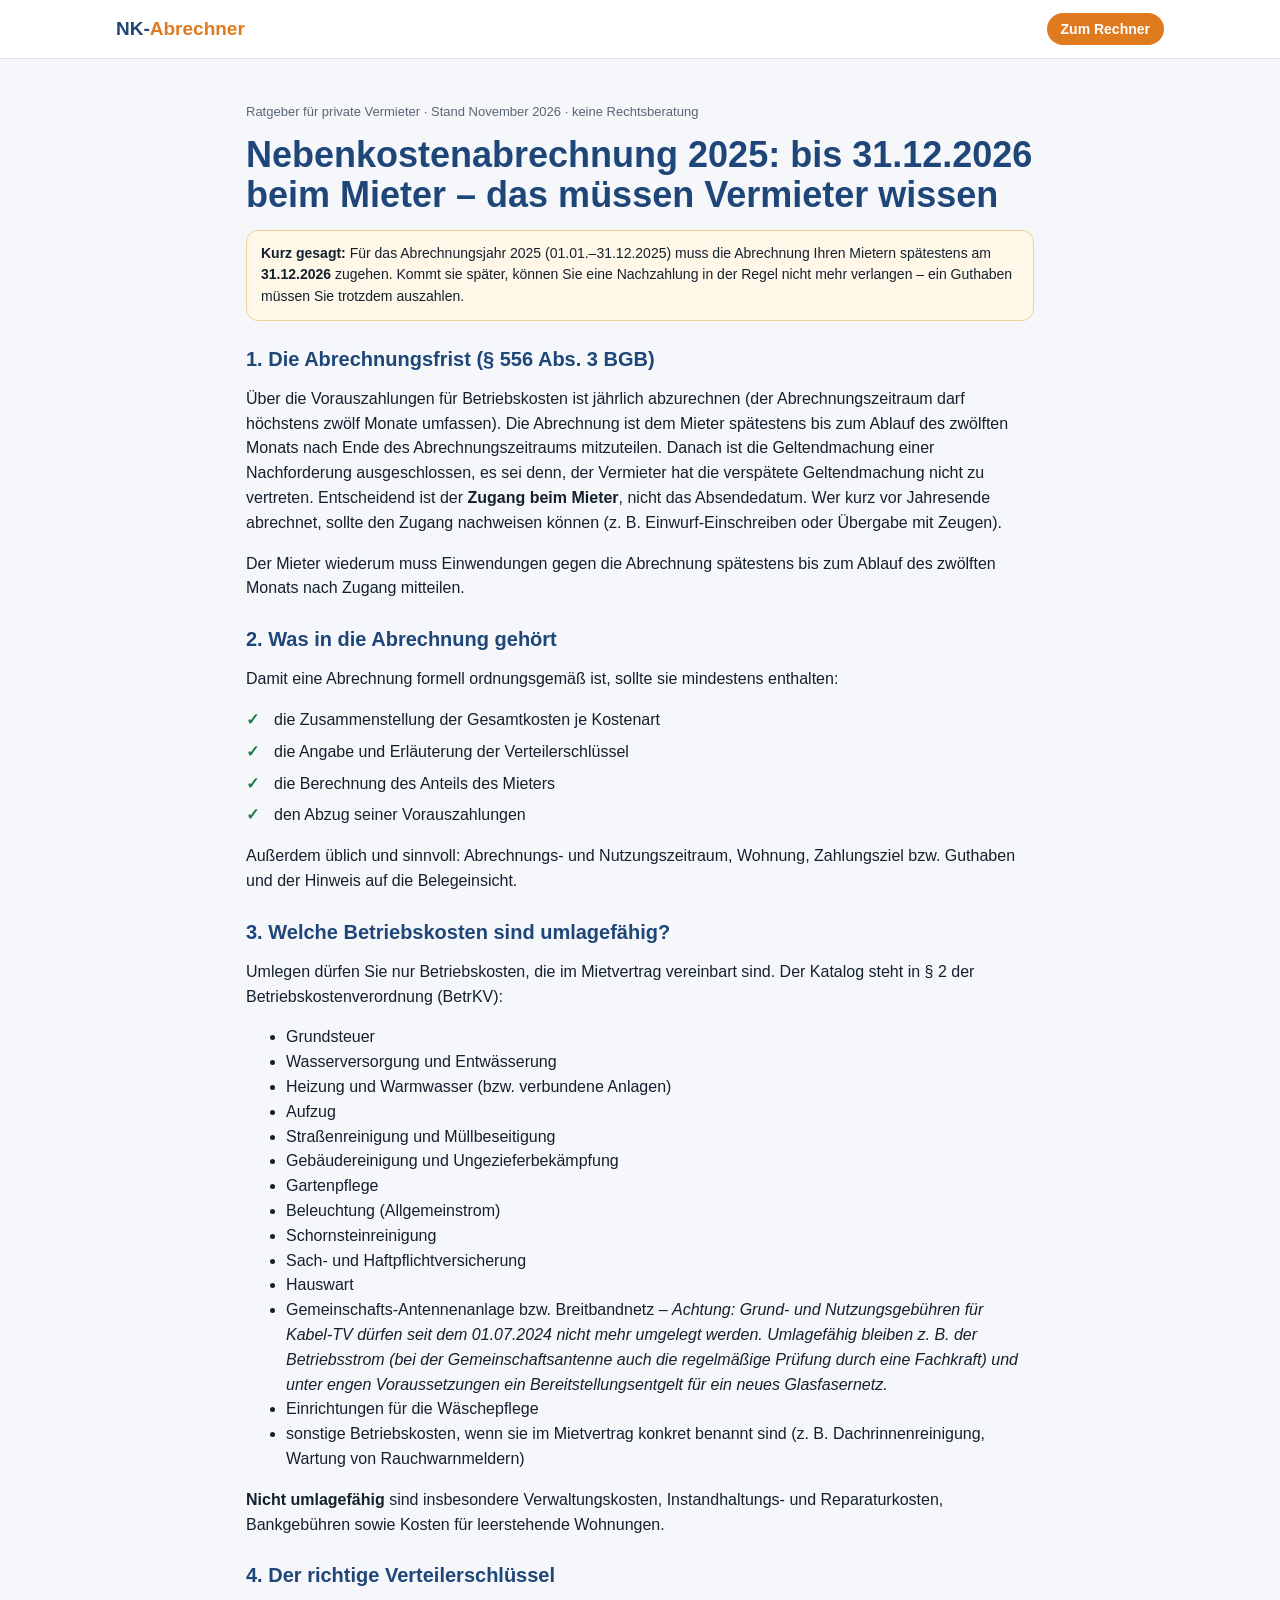
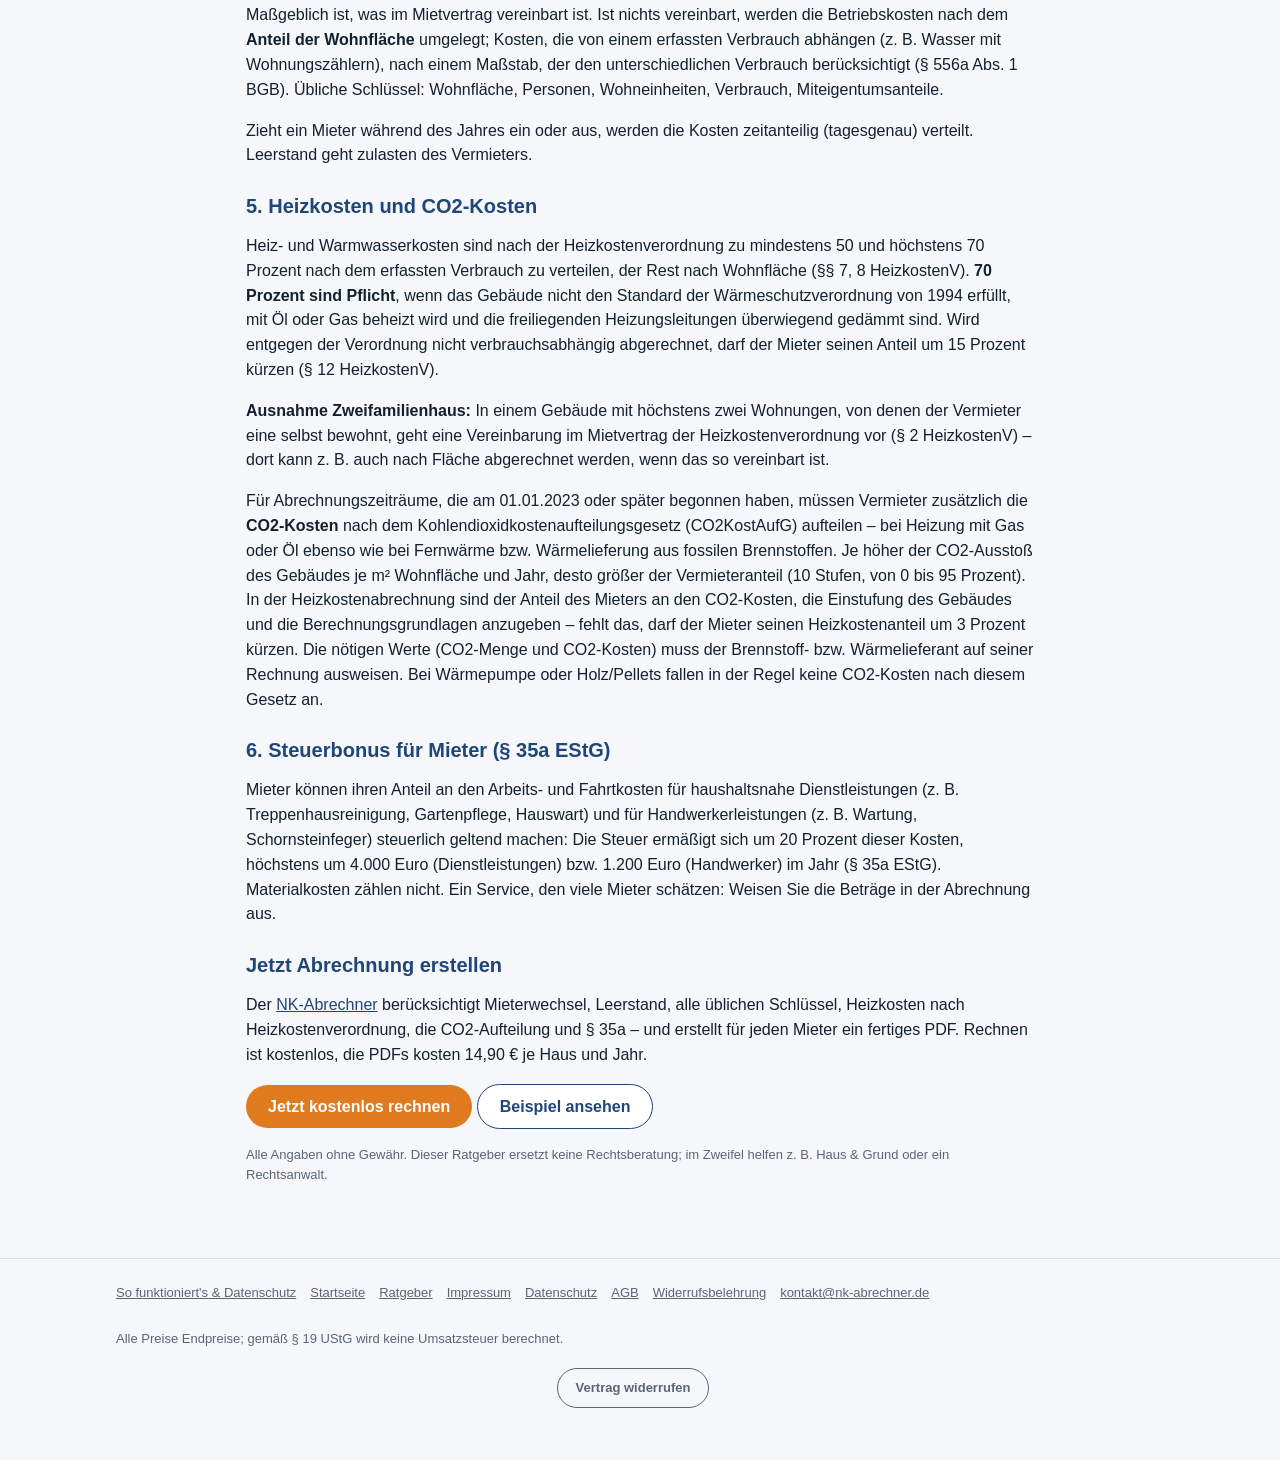
<file: ratgeber-nebenkostenabrechnung-frist.html>
<!doctype html>
<html lang="de"><head><meta charset="UTF-8"><meta name="viewport" content="width=device-width, initial-scale=1.0">
<title>Nebenkostenabrechnung 2025: Frist 31.12.2026 &amp; umlagefähige Kosten – NK-Abrechner</title>
<meta name="description" content="Bis wann muss die Nebenkostenabrechnung 2025 beim Mieter sein? Frist, Zugang, umlagefähige Betriebskosten, Verteilerschlüssel, Heizkosten und CO2-Kosten – kompakt für private Vermieter.">
<link rel="canonical" href="https://nk-abrechner.de/ratgeber-nebenkostenabrechnung-frist.html">
<link rel="icon" href="favicon.svg" type="image/svg+xml">
<link rel="stylesheet" href="style.css?v=2">
<style>.doc{max-width:820px;margin:0 auto;padding:30px 16px}.doc h2{font-size:20px;margin:26px 0 8px}.doc h1{font-size:clamp(26px,4vw,36px)}</style>
</head><body>
<header class="top"><div class="wrap"><a class="logo" href="/">NK-<span>Abrechner</span></a><a class="btn small" href="app.html">Zum Rechner</a></div></header>
<main class="doc">
<p class="note">Ratgeber für private Vermieter · Stand November 2026 · keine Rechtsberatung</p>
<h1>Nebenkostenabrechnung 2025: bis 31.12.2026 beim Mieter – das müssen Vermieter wissen</h1>
<div class="frist warnbox" style="margin:14px 0"><b>Kurz gesagt:</b> Für das Abrechnungsjahr 2025 (01.01.–31.12.2025) muss die Abrechnung Ihren Mietern spätestens am <b>31.12.2026</b> zugehen. Kommt sie später, können Sie eine Nachzahlung in der Regel nicht mehr verlangen – ein Guthaben müssen Sie trotzdem auszahlen.</div>
<h2>1. Die Abrechnungsfrist (§ 556 Abs. 3 BGB)</h2>
<p>Über die Vorauszahlungen für Betriebskosten ist jährlich abzurechnen (der Abrechnungszeitraum darf höchstens zwölf Monate umfassen). Die Abrechnung ist dem Mieter spätestens bis zum Ablauf des zwölften Monats nach Ende des Abrechnungszeitraums mitzuteilen. Danach ist die Geltendmachung einer Nachforderung ausgeschlossen, es sei denn, der Vermieter hat die verspätete Geltendmachung nicht zu vertreten. Entscheidend ist der <b>Zugang beim Mieter</b>, nicht das Absendedatum. Wer kurz vor Jahresende abrechnet, sollte den Zugang nachweisen können (z.&nbsp;B. Einwurf-Einschreiben oder Übergabe mit Zeugen).</p>
<p>Der Mieter wiederum muss Einwendungen gegen die Abrechnung spätestens bis zum Ablauf des zwölften Monats nach Zugang mitteilen.</p>
<h2>2. Was in die Abrechnung gehört</h2>
<p>Damit eine Abrechnung formell ordnungsgemäß ist, sollte sie mindestens enthalten:</p>
<ul class="checks"><li>die Zusammenstellung der Gesamtkosten je Kostenart</li><li>die Angabe und Erläuterung der Verteilerschlüssel</li><li>die Berechnung des Anteils des Mieters</li><li>den Abzug seiner Vorauszahlungen</li></ul>
<p>Außerdem üblich und sinnvoll: Abrechnungs- und Nutzungszeitraum, Wohnung, Zahlungsziel bzw. Guthaben und der Hinweis auf die Belegeinsicht.</p>
<h2>3. Welche Betriebskosten sind umlagefähig?</h2>
<p>Umlegen dürfen Sie nur Betriebskosten, die im Mietvertrag vereinbart sind. Der Katalog steht in § 2 der Betriebskostenverordnung (BetrKV):</p>
<ul><li>Grundsteuer</li><li>Wasserversorgung und Entwässerung</li><li>Heizung und Warmwasser (bzw. verbundene Anlagen)</li><li>Aufzug</li><li>Straßenreinigung und Müllbeseitigung</li><li>Gebäudereinigung und Ungezieferbekämpfung</li><li>Gartenpflege</li><li>Beleuchtung (Allgemeinstrom)</li><li>Schornsteinreinigung</li><li>Sach- und Haftpflichtversicherung</li><li>Hauswart</li><li>Gemeinschafts-Antennenanlage bzw. Breitbandnetz – <i>Achtung: Grund- und Nutzungsgebühren für Kabel-TV dürfen seit dem 01.07.2024 nicht mehr umgelegt werden. Umlagefähig bleiben z.&nbsp;B. der Betriebsstrom (bei der Gemeinschaftsantenne auch die regelmäßige Prüfung durch eine Fachkraft) und unter engen Voraussetzungen ein Bereitstellungsentgelt für ein neues Glasfasernetz.</i></li><li>Einrichtungen für die Wäschepflege</li><li>sonstige Betriebskosten, wenn sie im Mietvertrag konkret benannt sind (z.&nbsp;B. Dachrinnenreinigung, Wartung von Rauchwarnmeldern)</li></ul>
<p><b>Nicht umlagefähig</b> sind insbesondere Verwaltungskosten, Instandhaltungs- und Reparaturkosten, Bankgebühren sowie Kosten für leerstehende Wohnungen.</p>
<h2>4. Der richtige Verteilerschlüssel</h2>
<p>Maßgeblich ist, was im Mietvertrag vereinbart ist. Ist nichts vereinbart, werden die Betriebskosten nach dem <b>Anteil der Wohnfläche</b> umgelegt; Kosten, die von einem erfassten Verbrauch abhängen (z.&nbsp;B. Wasser mit Wohnungszählern), nach einem Maßstab, der den unterschiedlichen Verbrauch berücksichtigt (§ 556a Abs. 1 BGB). Übliche Schlüssel: Wohnfläche, Personen, Wohneinheiten, Verbrauch, Miteigentumsanteile.</p>
<p>Zieht ein Mieter während des Jahres ein oder aus, werden die Kosten zeitanteilig (tagesgenau) verteilt. Leerstand geht zulasten des Vermieters.</p>
<h2>5. Heizkosten und CO2-Kosten</h2>
<p>Heiz- und Warmwasserkosten sind nach der Heizkostenverordnung zu mindestens 50 und höchstens 70 Prozent nach dem erfassten Verbrauch zu verteilen, der Rest nach Wohnfläche (§§ 7, 8 HeizkostenV). <b>70 Prozent sind Pflicht</b>, wenn das Gebäude nicht den Standard der Wärmeschutzverordnung von 1994 erfüllt, mit Öl oder Gas beheizt wird und die freiliegenden Heizungsleitungen überwiegend gedämmt sind. Wird entgegen der Verordnung nicht verbrauchsabhängig abgerechnet, darf der Mieter seinen Anteil um 15 Prozent kürzen (§ 12 HeizkostenV).</p>
<p><b>Ausnahme Zweifamilienhaus:</b> In einem Gebäude mit höchstens zwei Wohnungen, von denen der Vermieter eine selbst bewohnt, geht eine Vereinbarung im Mietvertrag der Heizkostenverordnung vor (§ 2 HeizkostenV) – dort kann z.&nbsp;B. auch nach Fläche abgerechnet werden, wenn das so vereinbart ist.</p>
<p>Für Abrechnungszeiträume, die am 01.01.2023 oder später begonnen haben, müssen Vermieter zusätzlich die <b>CO2-Kosten</b> nach dem Kohlendioxidkostenaufteilungsgesetz (CO2KostAufG) aufteilen – bei Heizung mit Gas oder Öl ebenso wie bei Fernwärme bzw. Wärmelieferung aus fossilen Brennstoffen. Je höher der CO2-Ausstoß des Gebäudes je m² Wohnfläche und Jahr, desto größer der Vermieteranteil (10 Stufen, von 0 bis 95 Prozent). In der Heizkostenabrechnung sind der Anteil des Mieters an den CO2-Kosten, die Einstufung des Gebäudes und die Berechnungsgrundlagen anzugeben – fehlt das, darf der Mieter seinen Heizkostenanteil um 3 Prozent kürzen. Die nötigen Werte (CO2-Menge und CO2-Kosten) muss der Brennstoff- bzw. Wärmelieferant auf seiner Rechnung ausweisen. Bei Wärmepumpe oder Holz/Pellets fallen in der Regel keine CO2-Kosten nach diesem Gesetz an.</p>
<h2>6. Steuerbonus für Mieter (§ 35a EStG)</h2>
<p>Mieter können ihren Anteil an den Arbeits- und Fahrtkosten für haushaltsnahe Dienstleistungen (z.&nbsp;B. Treppenhausreinigung, Gartenpflege, Hauswart) und für Handwerkerleistungen (z.&nbsp;B. Wartung, Schornsteinfeger) steuerlich geltend machen: Die Steuer ermäßigt sich um 20 Prozent dieser Kosten, höchstens um 4.000 Euro (Dienstleistungen) bzw. 1.200 Euro (Handwerker) im Jahr (§ 35a EStG). Materialkosten zählen nicht. Ein Service, den viele Mieter schätzen: Weisen Sie die Beträge in der Abrechnung aus.</p>
<h2>Jetzt Abrechnung erstellen</h2>
<p>Der <a href="app.html?neu=1">NK-Abrechner</a> berücksichtigt Mieterwechsel, Leerstand, alle üblichen Schlüssel, Heizkosten nach Heizkostenverordnung, die CO2-Aufteilung und § 35a – und erstellt für jeden Mieter ein fertiges PDF. Rechnen ist kostenlos, die PDFs kosten 14,90 € je Haus und Jahr.</p>
<p><a class="btn" href="app.html?neu=1">Jetzt kostenlos rechnen</a> <a class="btn sec" href="app.html?beispiel=1">Beispiel ansehen</a></p>
<p class="note">Alle Angaben ohne Gewähr. Dieser Ratgeber ersetzt keine Rechtsberatung; im Zweifel helfen z.&nbsp;B. Haus &amp; Grund oder ein Rechtsanwalt.</p>
</main>
<footer><div class="wrap"><a href="so-funktionierts.html">So funktioniert's &amp; Datenschutz</a><a href="/">Startseite</a><a href="ratgeber-nebenkostenabrechnung-frist.html">Ratgeber</a><a href="impressum.html">Impressum</a><a href="datenschutz.html">Datenschutz</a><a href="agb.html">AGB</a><a href="widerruf.html">Widerrufsbelehrung</a><a href="mailto:kontakt@nk-abrechner.de">kontakt@nk-abrechner.de</a>
<br><br>Alle Preise Endpreise; gemäß § 19 UStG wird keine Umsatzsteuer berechnet.</div>
<div style="text-align:center;margin:18px 0 6px"><a href="widerrufen.html" style="display:inline-block;padding:9px 18px;border:1.5px solid currentColor;border-radius:999px;font-weight:700;text-decoration:none">Vertrag widerrufen</a></div></footer>
</body></html>
</file>
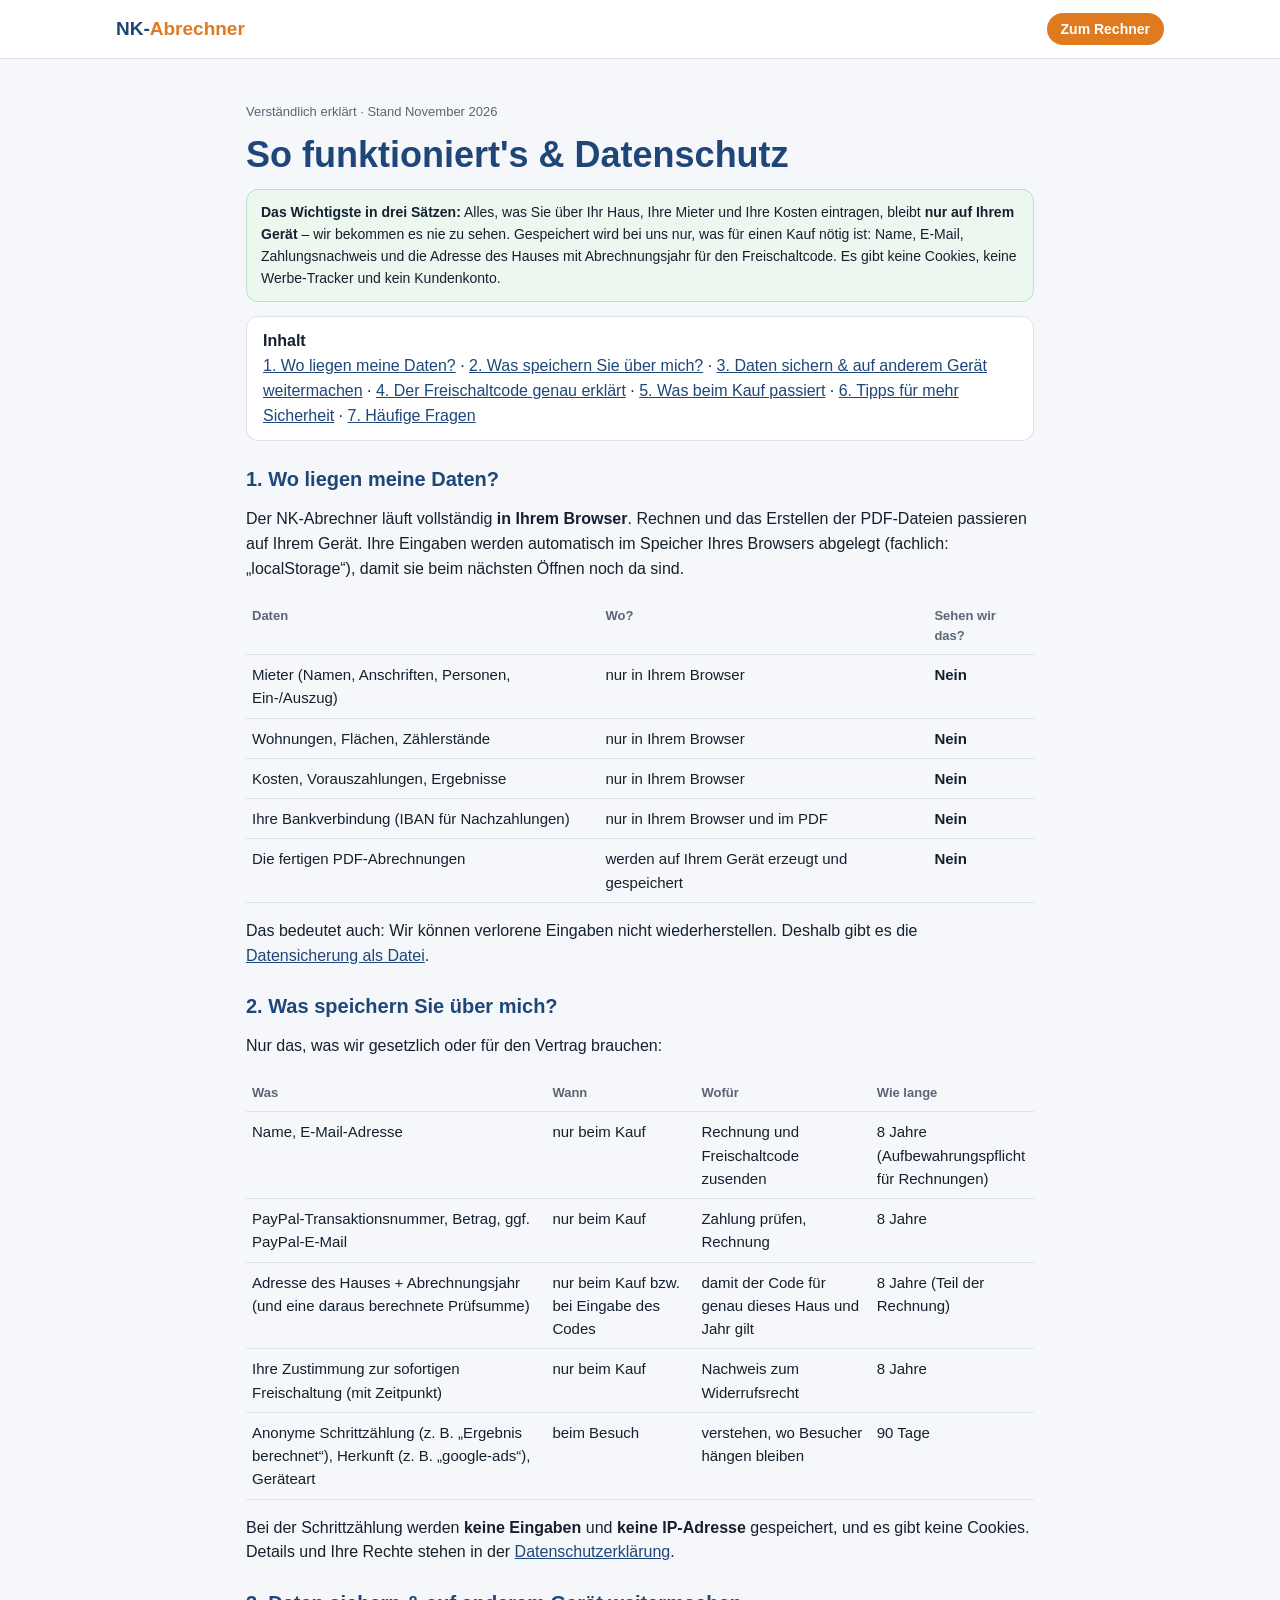
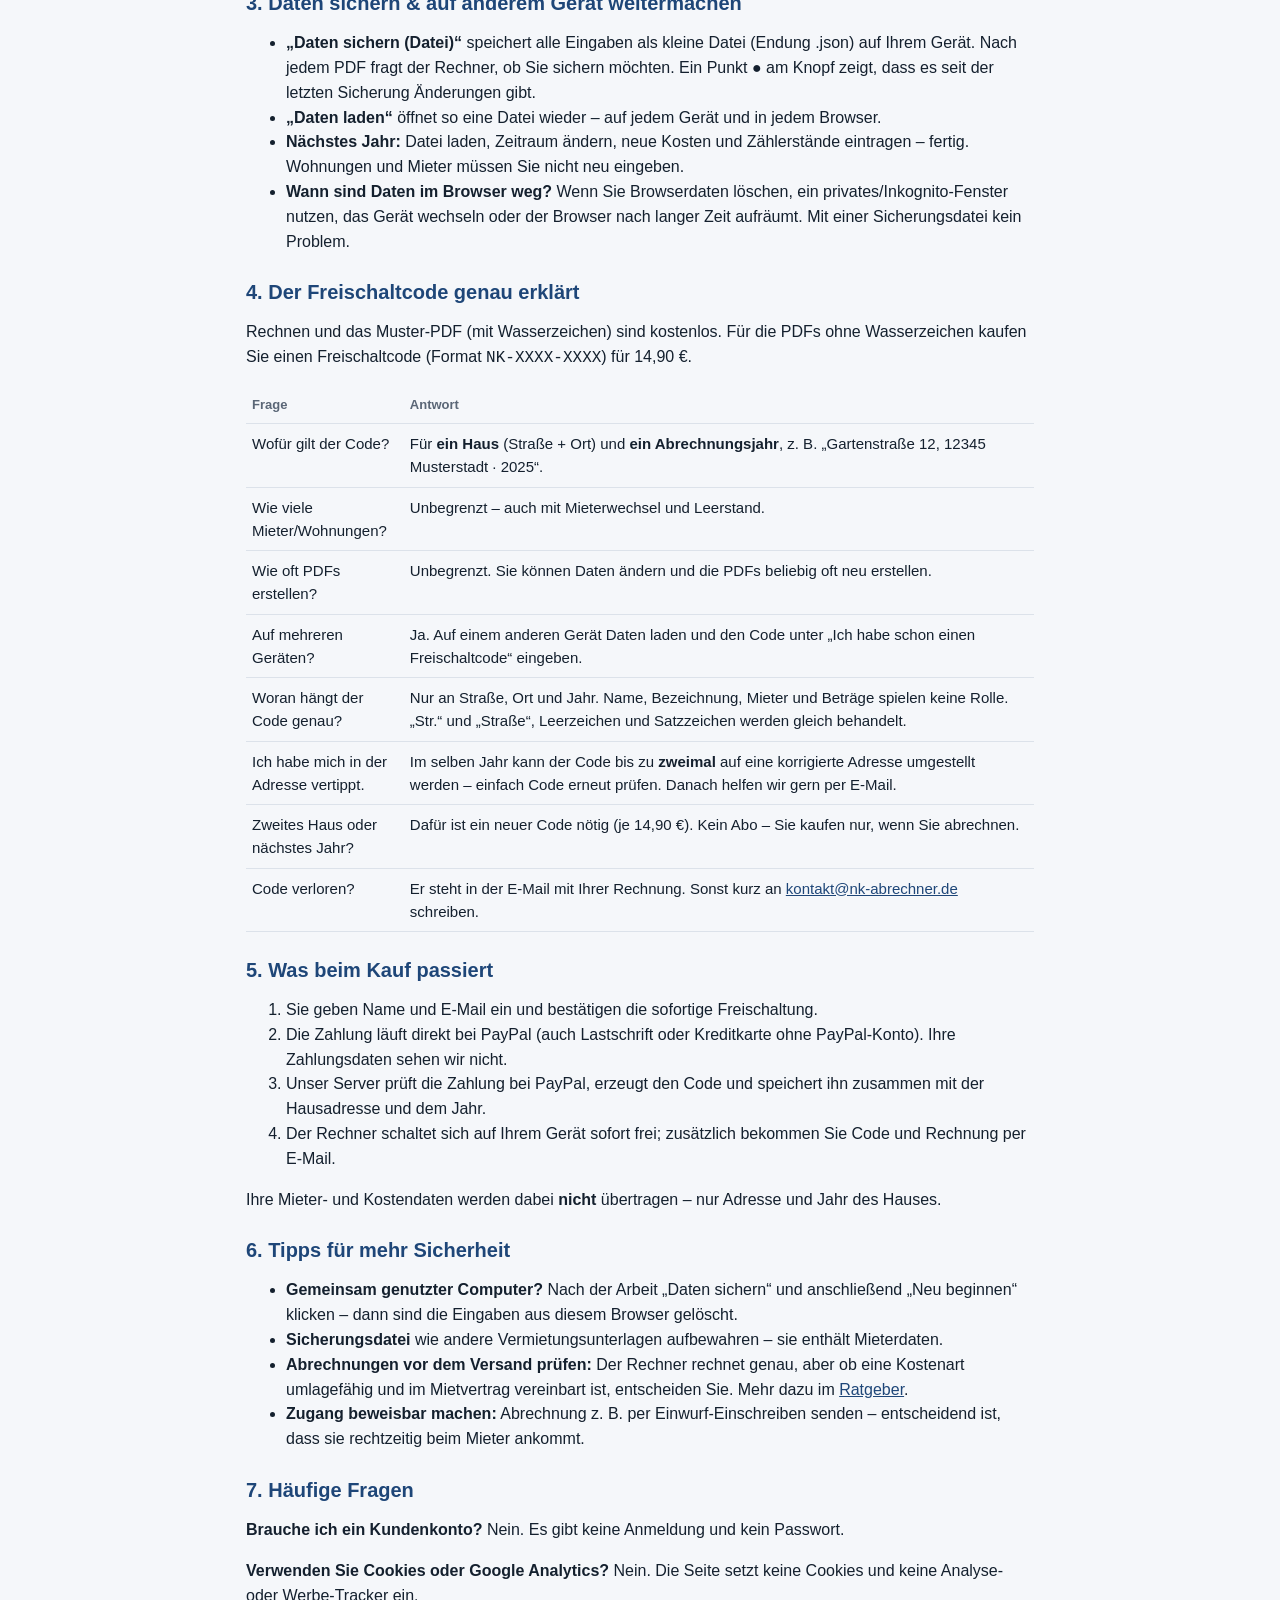
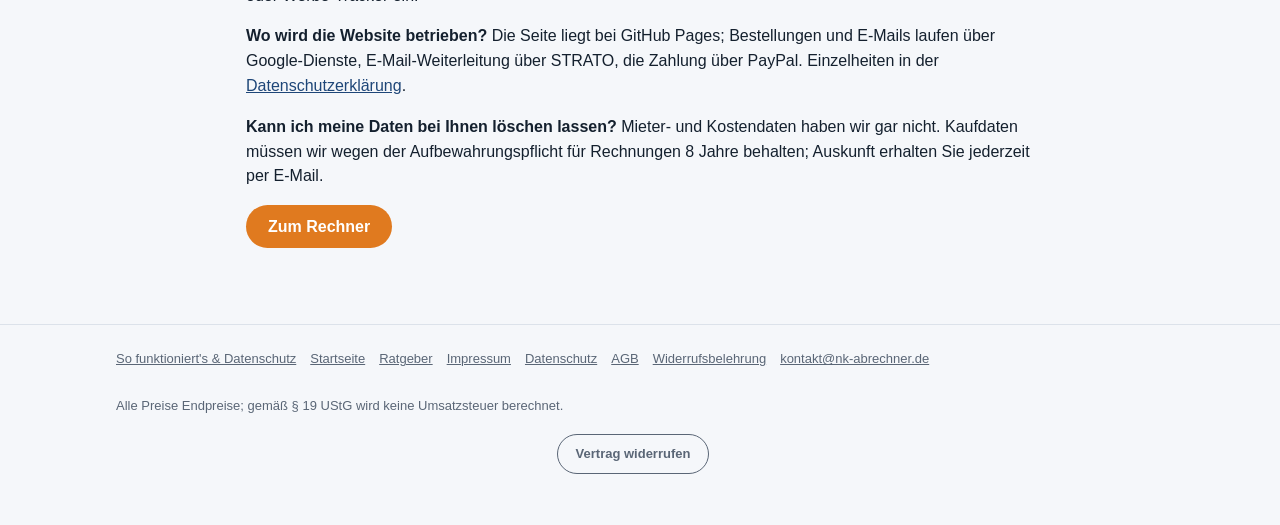
<file: so-funktionierts.html>
<!doctype html>
<html lang="de"><head><meta charset="UTF-8"><meta name="viewport" content="width=device-width, initial-scale=1.0">
<title>So funktioniert's &amp; Datenschutz – NK-Abrechner</title>
<meta name="description" content="Wo Ihre Daten im NK-Abrechner liegen, was wir speichern (und was nicht), wie Sie Daten sichern und wofür der Freischaltcode gilt – verständlich erklärt.">
<link rel="canonical" href="https://nk-abrechner.de/so-funktionierts.html">
<link rel="icon" href="favicon.svg" type="image/svg+xml">
<link rel="stylesheet" href="style.css?v=2">
<style>.doc{max-width:820px;margin:0 auto;padding:30px 16px}.doc h2{font-size:20px;margin:26px 0 8px}.doc h1{font-size:clamp(26px,4vw,36px)}</style>
</head><body>
<header class="top"><div class="wrap"><a class="logo" href="/">NK-<span>Abrechner</span></a><a class="btn small" href="app.html">Zum Rechner</a></div></header>
<main class="doc">
<p class="note">Verständlich erklärt · Stand November 2026</p>
<h1>So funktioniert's &amp; Datenschutz</h1>
<div class="okbox" style="margin:14px 0"><b>Das Wichtigste in drei Sätzen:</b> Alles, was Sie über Ihr Haus, Ihre Mieter und Ihre Kosten eintragen, bleibt <b>nur auf Ihrem Gerät</b> – wir bekommen es nie zu sehen. Gespeichert wird bei uns nur, was für einen Kauf nötig ist: Name, E-Mail, Zahlungsnachweis und die Adresse des Hauses mit Abrechnungsjahr für den Freischaltcode. Es gibt keine Cookies, keine Werbe-Tracker und kein Kundenkonto.</div>
<div class="toc"><b>Inhalt</b><br><a href="#daten">1. Wo liegen meine Daten?</a> · <a href="#wir">2. Was speichern Sie über mich?</a> · <a href="#sichern">3. Daten sichern &amp; auf anderem Gerät weitermachen</a> · <a href="#code">4. Der Freischaltcode genau erklärt</a> · <a href="#kauf">5. Was beim Kauf passiert</a> · <a href="#tipps">6. Tipps für mehr Sicherheit</a> · <a href="#faq">7. Häufige Fragen</a></div>

<h2 id="daten">1. Wo liegen meine Daten?</h2>
<p>Der NK-Abrechner läuft vollständig <b>in Ihrem Browser</b>. Rechnen und das Erstellen der PDF-Dateien passieren auf Ihrem Gerät. Ihre Eingaben werden automatisch im Speicher Ihres Browsers abgelegt (fachlich: „localStorage“), damit sie beim nächsten Öffnen noch da sind.</p>
<table><tr><th>Daten</th><th>Wo?</th><th>Sehen wir das?</th></tr>
<tr><td>Mieter (Namen, Anschriften, Personen, Ein-/Auszug)</td><td>nur in Ihrem Browser</td><td><b>Nein</b></td></tr>
<tr><td>Wohnungen, Flächen, Zählerstände</td><td>nur in Ihrem Browser</td><td><b>Nein</b></td></tr>
<tr><td>Kosten, Vorauszahlungen, Ergebnisse</td><td>nur in Ihrem Browser</td><td><b>Nein</b></td></tr>
<tr><td>Ihre Bankverbindung (IBAN für Nachzahlungen)</td><td>nur in Ihrem Browser und im PDF</td><td><b>Nein</b></td></tr>
<tr><td>Die fertigen PDF-Abrechnungen</td><td>werden auf Ihrem Gerät erzeugt und gespeichert</td><td><b>Nein</b></td></tr></table>
<p>Das bedeutet auch: Wir können verlorene Eingaben nicht wiederherstellen. Deshalb gibt es die <a href="#sichern">Datensicherung als Datei</a>.</p>

<h2 id="wir">2. Was speichern Sie über mich?</h2>
<p>Nur das, was wir gesetzlich oder für den Vertrag brauchen:</p>
<table><tr><th>Was</th><th>Wann</th><th>Wofür</th><th>Wie lange</th></tr>
<tr><td>Name, E-Mail-Adresse</td><td>nur beim Kauf</td><td>Rechnung und Freischaltcode zusenden</td><td>8 Jahre (Aufbewahrungspflicht für Rechnungen)</td></tr>
<tr><td>PayPal-Transaktionsnummer, Betrag, ggf. PayPal-E-Mail</td><td>nur beim Kauf</td><td>Zahlung prüfen, Rechnung</td><td>8 Jahre</td></tr>
<tr><td>Adresse des Hauses + Abrechnungsjahr (und eine daraus berechnete Prüfsumme)</td><td>nur beim Kauf bzw. bei Eingabe des Codes</td><td>damit der Code für genau dieses Haus und Jahr gilt</td><td>8 Jahre (Teil der Rechnung)</td></tr>
<tr><td>Ihre Zustimmung zur sofortigen Freischaltung (mit Zeitpunkt)</td><td>nur beim Kauf</td><td>Nachweis zum Widerrufsrecht</td><td>8 Jahre</td></tr>
<tr><td>Anonyme Schrittzählung (z. B. „Ergebnis berechnet“), Herkunft (z. B. „google-ads“), Geräteart</td><td>beim Besuch</td><td>verstehen, wo Besucher hängen bleiben</td><td>90 Tage</td></tr></table>
<p>Bei der Schrittzählung werden <b>keine Eingaben</b> und <b>keine IP-Adresse</b> gespeichert, und es gibt keine Cookies. Details und Ihre Rechte stehen in der <a href="datenschutz.html">Datenschutzerklärung</a>.</p>

<h2 id="sichern">3. Daten sichern &amp; auf anderem Gerät weitermachen</h2>
<ul><li><b>„Daten sichern (Datei)“</b> speichert alle Eingaben als kleine Datei (Endung .json) auf Ihrem Gerät. Nach jedem PDF fragt der Rechner, ob Sie sichern möchten. Ein Punkt ● am Knopf zeigt, dass es seit der letzten Sicherung Änderungen gibt.</li>
<li><b>„Daten laden“</b> öffnet so eine Datei wieder – auf jedem Gerät und in jedem Browser.</li>
<li><b>Nächstes Jahr:</b> Datei laden, Zeitraum ändern, neue Kosten und Zählerstände eintragen – fertig. Wohnungen und Mieter müssen Sie nicht neu eingeben.</li>
<li><b>Wann sind Daten im Browser weg?</b> Wenn Sie Browserdaten löschen, ein privates/Inkognito-Fenster nutzen, das Gerät wechseln oder der Browser nach langer Zeit aufräumt. Mit einer Sicherungsdatei kein Problem.</li></ul>

<h2 id="code">4. Der Freischaltcode genau erklärt</h2>
<p>Rechnen und das Muster-PDF (mit Wasserzeichen) sind kostenlos. Für die PDFs ohne Wasserzeichen kaufen Sie einen Freischaltcode (Format <code>NK-XXXX-XXXX</code>) für 14,90 €.</p>
<table><tr><th>Frage</th><th>Antwort</th></tr>
<tr><td>Wofür gilt der Code?</td><td>Für <b>ein Haus</b> (Straße + Ort) und <b>ein Abrechnungsjahr</b>, z. B. „Gartenstraße 12, 12345 Musterstadt · 2025“.</td></tr>
<tr><td>Wie viele Mieter/Wohnungen?</td><td>Unbegrenzt – auch mit Mieterwechsel und Leerstand.</td></tr>
<tr><td>Wie oft PDFs erstellen?</td><td>Unbegrenzt. Sie können Daten ändern und die PDFs beliebig oft neu erstellen.</td></tr>
<tr><td>Auf mehreren Geräten?</td><td>Ja. Auf einem anderen Gerät Daten laden und den Code unter „Ich habe schon einen Freischaltcode“ eingeben.</td></tr>
<tr><td>Woran hängt der Code genau?</td><td>Nur an Straße, Ort und Jahr. Name, Bezeichnung, Mieter und Beträge spielen keine Rolle. „Str.“ und „Straße“, Leerzeichen und Satzzeichen werden gleich behandelt.</td></tr>
<tr><td>Ich habe mich in der Adresse vertippt.</td><td>Im selben Jahr kann der Code bis zu <b>zweimal</b> auf eine korrigierte Adresse umgestellt werden – einfach Code erneut prüfen. Danach helfen wir gern per E-Mail.</td></tr>
<tr><td>Zweites Haus oder nächstes Jahr?</td><td>Dafür ist ein neuer Code nötig (je 14,90 €). Kein Abo – Sie kaufen nur, wenn Sie abrechnen.</td></tr>
<tr><td>Code verloren?</td><td>Er steht in der E-Mail mit Ihrer Rechnung. Sonst kurz an <a href="mailto:kontakt@nk-abrechner.de">kontakt@nk-abrechner.de</a> schreiben.</td></tr></table>

<h2 id="kauf">5. Was beim Kauf passiert</h2>
<ol><li>Sie geben Name und E-Mail ein und bestätigen die sofortige Freischaltung.</li>
<li>Die Zahlung läuft direkt bei PayPal (auch Lastschrift oder Kreditkarte ohne PayPal-Konto). Ihre Zahlungsdaten sehen wir nicht.</li>
<li>Unser Server prüft die Zahlung bei PayPal, erzeugt den Code und speichert ihn zusammen mit der Hausadresse und dem Jahr.</li>
<li>Der Rechner schaltet sich auf Ihrem Gerät sofort frei; zusätzlich bekommen Sie Code und Rechnung per E-Mail.</li></ol>
<p>Ihre Mieter- und Kostendaten werden dabei <b>nicht</b> übertragen – nur Adresse und Jahr des Hauses.</p>

<h2 id="tipps">6. Tipps für mehr Sicherheit</h2>
<ul><li><b>Gemeinsam genutzter Computer?</b> Nach der Arbeit „Daten sichern“ und anschließend „Neu beginnen“ klicken – dann sind die Eingaben aus diesem Browser gelöscht.</li>
<li><b>Sicherungsdatei</b> wie andere Vermietungsunterlagen aufbewahren – sie enthält Mieterdaten.</li>
<li><b>Abrechnungen vor dem Versand prüfen:</b> Der Rechner rechnet genau, aber ob eine Kostenart umlagefähig und im Mietvertrag vereinbart ist, entscheiden Sie. Mehr dazu im <a href="ratgeber-nebenkostenabrechnung-frist.html">Ratgeber</a>.</li>
<li><b>Zugang beweisbar machen:</b> Abrechnung z. B. per Einwurf-Einschreiben senden – entscheidend ist, dass sie rechtzeitig beim Mieter ankommt.</li></ul>

<h2 id="faq">7. Häufige Fragen</h2>
<p><b>Brauche ich ein Kundenkonto?</b> Nein. Es gibt keine Anmeldung und kein Passwort.</p>
<p><b>Verwenden Sie Cookies oder Google Analytics?</b> Nein. Die Seite setzt keine Cookies und keine Analyse- oder Werbe-Tracker ein.</p>
<p><b>Wo wird die Website betrieben?</b> Die Seite liegt bei GitHub Pages; Bestellungen und E-Mails laufen über Google-Dienste, E-Mail-Weiterleitung über STRATO, die Zahlung über PayPal. Einzelheiten in der <a href="datenschutz.html">Datenschutzerklärung</a>.</p>
<p><b>Kann ich meine Daten bei Ihnen löschen lassen?</b> Mieter- und Kostendaten haben wir gar nicht. Kaufdaten müssen wir wegen der Aufbewahrungspflicht für Rechnungen 8 Jahre behalten; Auskunft erhalten Sie jederzeit per E-Mail.</p>
<p><a class="btn" href="app.html">Zum Rechner</a></p>
</main>
<footer><div class="wrap"><a href="so-funktionierts.html">So funktioniert's &amp; Datenschutz</a><a href="/">Startseite</a><a href="ratgeber-nebenkostenabrechnung-frist.html">Ratgeber</a><a href="impressum.html">Impressum</a><a href="datenschutz.html">Datenschutz</a><a href="agb.html">AGB</a><a href="widerruf.html">Widerrufsbelehrung</a><a href="mailto:kontakt@nk-abrechner.de">kontakt@nk-abrechner.de</a>
<br><br>Alle Preise Endpreise; gemäß § 19 UStG wird keine Umsatzsteuer berechnet.</div>
<div style="text-align:center;margin:18px 0 6px"><a href="widerrufen.html" style="display:inline-block;padding:9px 18px;border:1.5px solid currentColor;border-radius:999px;font-weight:700;text-decoration:none">Vertrag widerrufen</a></div></footer>
</body></html>
</file>
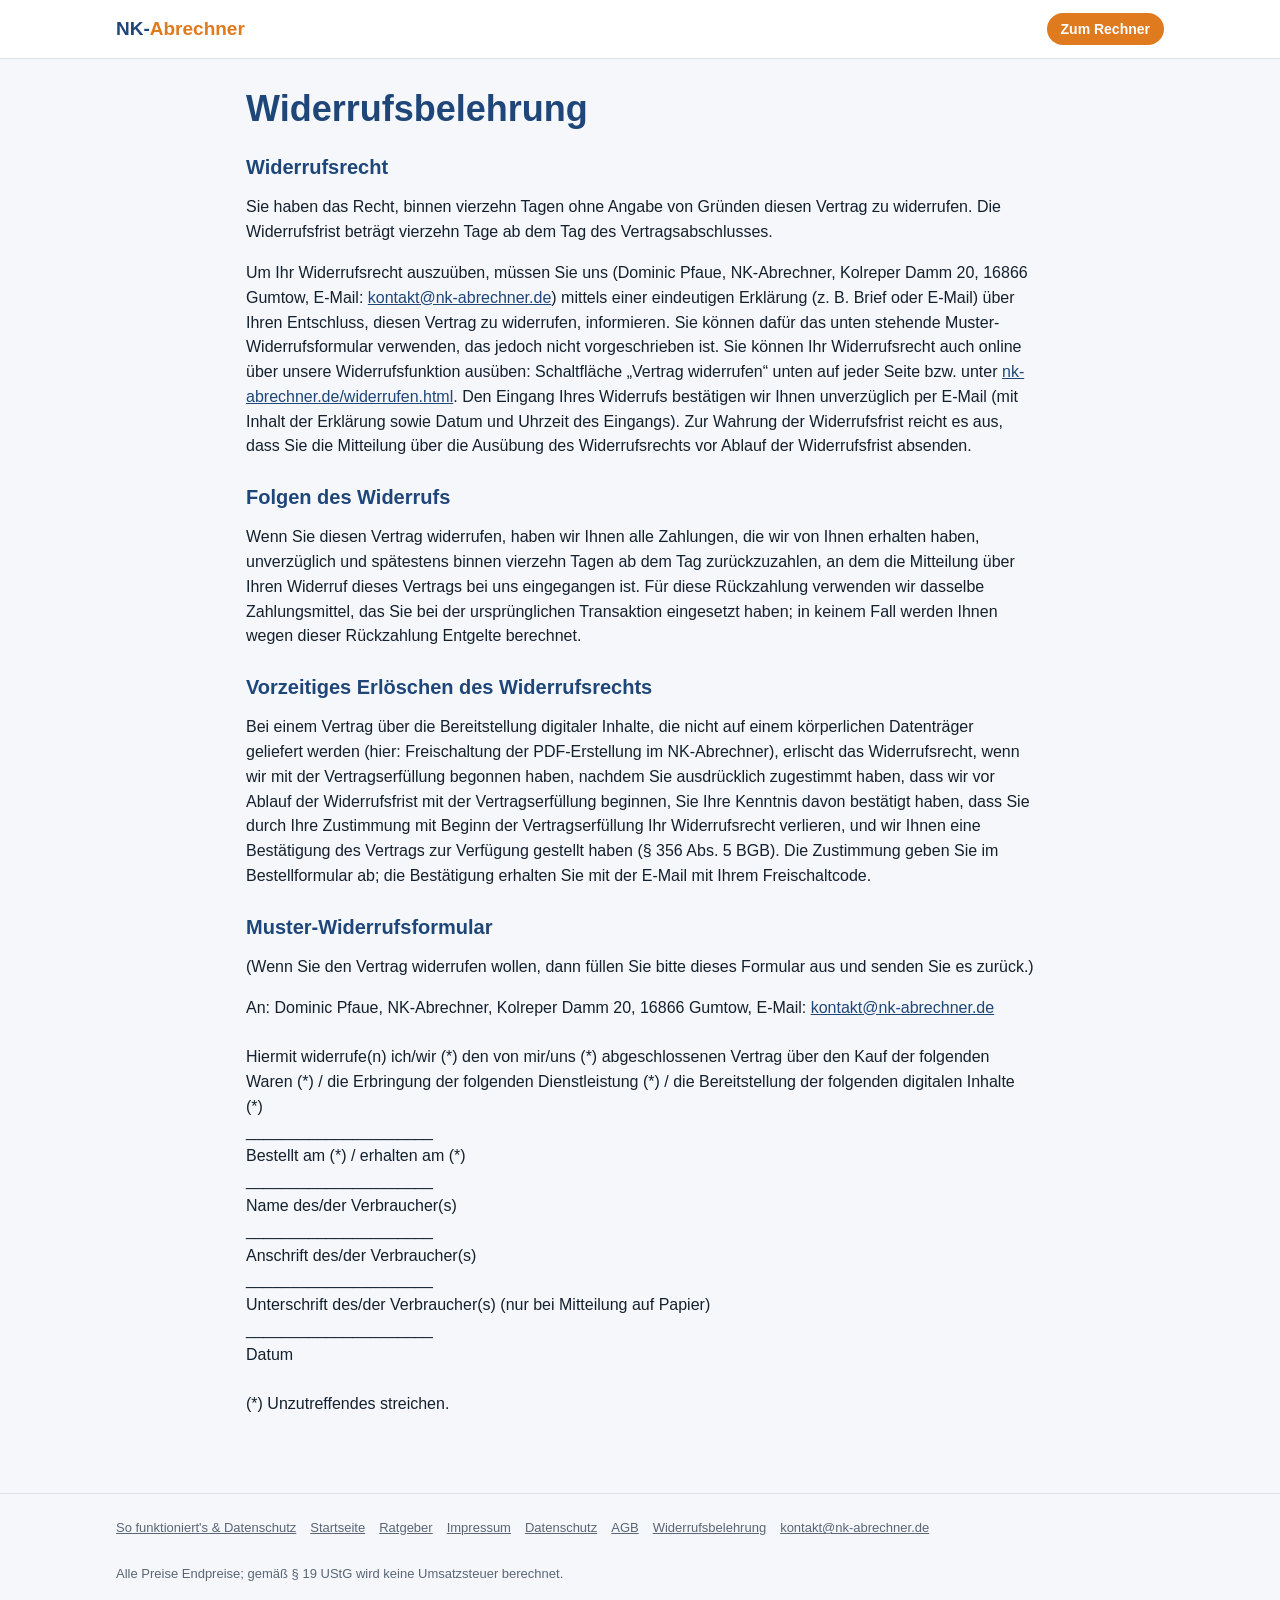
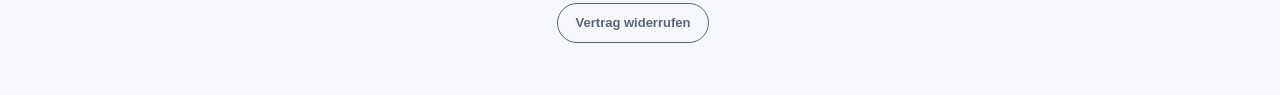
<file: widerruf.html>
<!doctype html>
<html lang="de"><head><meta charset="UTF-8"><meta name="viewport" content="width=device-width, initial-scale=1.0">
<title>Widerrufsbelehrung – NK-Abrechner</title>
<link rel="canonical" href="https://nk-abrechner.de/widerruf.html">
<link rel="icon" href="favicon.svg" type="image/svg+xml">
<link rel="stylesheet" href="style.css?v=2">
<style>.doc{max-width:820px;margin:0 auto;padding:30px 16px}.doc h2{font-size:20px;margin:26px 0 8px}.doc h1{font-size:clamp(26px,4vw,36px)}</style>
</head><body>
<header class="top"><div class="wrap"><a class="logo" href="/">NK-<span>Abrechner</span></a><a class="btn small" href="app.html">Zum Rechner</a></div></header>
<main class="doc">
<h1>Widerrufsbelehrung</h1>
<h2>Widerrufsrecht</h2><p>Sie haben das Recht, binnen vierzehn Tagen ohne Angabe von Gründen diesen Vertrag zu widerrufen. Die Widerrufsfrist beträgt vierzehn Tage ab dem Tag des Vertragsabschlusses.</p><p>Um Ihr Widerrufsrecht auszuüben, müssen Sie uns (Dominic Pfaue, NK-Abrechner, Kolreper Damm 20, 16866 Gumtow, E-Mail: <a href="mailto:kontakt@nk-abrechner.de">kontakt@nk-abrechner.de</a>) mittels einer eindeutigen Erklärung (z.&nbsp;B. Brief oder E-Mail) über Ihren Entschluss, diesen Vertrag zu widerrufen, informieren. Sie können dafür das unten stehende Muster-Widerrufsformular verwenden, das jedoch nicht vorgeschrieben ist. Sie können Ihr Widerrufsrecht auch online über unsere Widerrufsfunktion ausüben: Schaltfläche „Vertrag widerrufen“ unten auf jeder Seite bzw. unter <a href="widerrufen.html">nk-abrechner.de/widerrufen.html</a>. Den Eingang Ihres Widerrufs bestätigen wir Ihnen unverzüglich per E-Mail (mit Inhalt der Erklärung sowie Datum und Uhrzeit des Eingangs). Zur Wahrung der Widerrufsfrist reicht es aus, dass Sie die Mitteilung über die Ausübung des Widerrufsrechts vor Ablauf der Widerrufsfrist absenden.</p>
<h2>Folgen des Widerrufs</h2><p>Wenn Sie diesen Vertrag widerrufen, haben wir Ihnen alle Zahlungen, die wir von Ihnen erhalten haben, unverzüglich und spätestens binnen vierzehn Tagen ab dem Tag zurückzuzahlen, an dem die Mitteilung über Ihren Widerruf dieses Vertrags bei uns eingegangen ist. Für diese Rückzahlung verwenden wir dasselbe Zahlungsmittel, das Sie bei der ursprünglichen Transaktion eingesetzt haben; in keinem Fall werden Ihnen wegen dieser Rückzahlung Entgelte berechnet.</p>
<h2>Vorzeitiges Erlöschen des Widerrufsrechts</h2><p>Bei einem Vertrag über die Bereitstellung digitaler Inhalte, die nicht auf einem körperlichen Datenträger geliefert werden (hier: Freischaltung der PDF-Erstellung im NK-Abrechner), erlischt das Widerrufsrecht, wenn wir mit der Vertragserfüllung begonnen haben, nachdem Sie ausdrücklich zugestimmt haben, dass wir vor Ablauf der Widerrufsfrist mit der Vertragserfüllung beginnen, Sie Ihre Kenntnis davon bestätigt haben, dass Sie durch Ihre Zustimmung mit Beginn der Vertragserfüllung Ihr Widerrufsrecht verlieren, und wir Ihnen eine Bestätigung des Vertrags zur Verfügung gestellt haben (§ 356 Abs. 5 BGB). Die Zustimmung geben Sie im Bestellformular ab; die Bestätigung erhalten Sie mit der E-Mail mit Ihrem Freischaltcode.</p>
<h2>Muster-Widerrufsformular</h2><p>(Wenn Sie den Vertrag widerrufen wollen, dann füllen Sie bitte dieses Formular aus und senden Sie es zurück.)</p>
<p>An: Dominic Pfaue, NK-Abrechner, Kolreper Damm 20, 16866 Gumtow, E-Mail: <a href="mailto:kontakt@nk-abrechner.de">kontakt@nk-abrechner.de</a><br><br>Hiermit widerrufe(n) ich/wir (*) den von mir/uns (*) abgeschlossenen Vertrag über den Kauf der folgenden Waren (*) / die Erbringung der folgenden Dienstleistung (*) / die Bereitstellung der folgenden digitalen Inhalte (*)<br>_____________________<br>Bestellt am (*) / erhalten am (*)<br>_____________________<br>Name des/der Verbraucher(s)<br>_____________________<br>Anschrift des/der Verbraucher(s)<br>_____________________<br>Unterschrift des/der Verbraucher(s) (nur bei Mitteilung auf Papier)<br>_____________________<br>Datum<br><br>(*) Unzutreffendes streichen.</p></main>
<footer><div class="wrap"><a href="so-funktionierts.html">So funktioniert's &amp; Datenschutz</a><a href="/">Startseite</a><a href="ratgeber-nebenkostenabrechnung-frist.html">Ratgeber</a><a href="impressum.html">Impressum</a><a href="datenschutz.html">Datenschutz</a><a href="agb.html">AGB</a><a href="widerruf.html">Widerrufsbelehrung</a><a href="mailto:kontakt@nk-abrechner.de">kontakt@nk-abrechner.de</a>
<br><br>Alle Preise Endpreise; gemäß § 19 UStG wird keine Umsatzsteuer berechnet.</div>
<div style="text-align:center;margin:18px 0 6px"><a href="widerrufen.html" style="display:inline-block;padding:9px 18px;border:1.5px solid currentColor;border-radius:999px;font-weight:700;text-decoration:none">Vertrag widerrufen</a></div></footer>
</body></html>
</file>
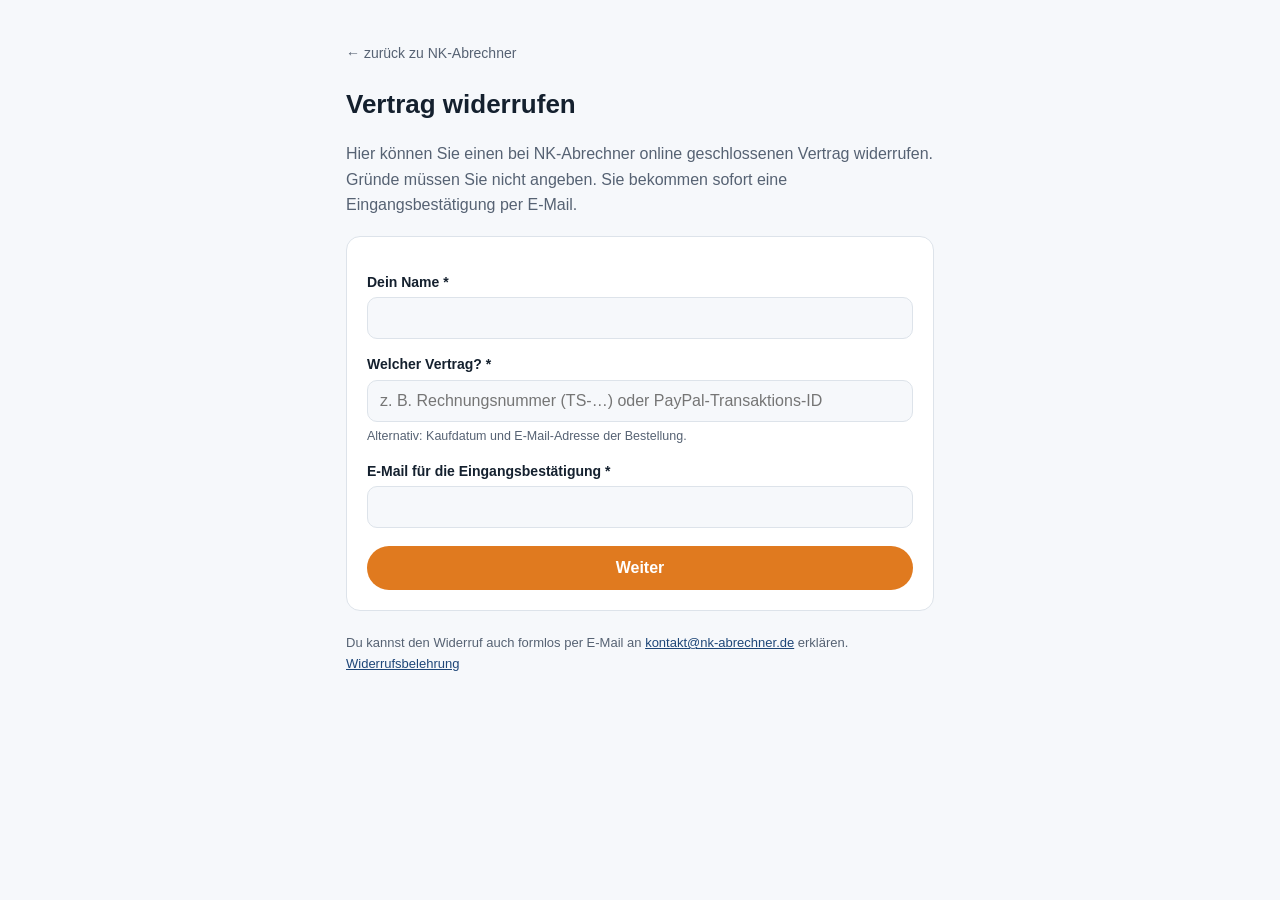
<file: widerrufen.html>
<!DOCTYPE html>
<html lang="de"><head><meta charset="UTF-8"><meta name="viewport" content="width=device-width, initial-scale=1.0">
<title>Vertrag widerrufen – NK-Abrechner</title><meta name="robots" content="noindex">
<style>:root{--bg:#f6f8fb;--card:#fff;--line:#dde3ea;--text:#14202e;--dim:#566273;--acc:#1e4678;--btn:#e07a1f;--btntext:#fff}
*{box-sizing:border-box}body{margin:0;background:var(--bg);color:var(--text);font-family:-apple-system,BlinkMacSystemFont,"Segoe UI",Roboto,Helvetica,Arial,sans-serif;line-height:1.6}
.wrap{max-width:620px;margin:0 auto;padding:40px 16px 60px}a{color:var(--acc)}.back{color:var(--dim);font-size:14px;text-decoration:none}
h1{font-size:26px;margin:18px 0 8px}p{color:var(--dim)}.card{background:var(--card);border:1px solid var(--line);border-radius:14px;padding:20px;margin-top:18px}
label{display:block;font-weight:600;font-size:14px;margin:14px 0 4px}input{width:100%;padding:11px 12px;border:1px solid var(--line);border-radius:10px;font-size:16px;background:var(--bg);color:var(--text)}
.hint{font-size:12.5px;color:var(--dim);margin-top:4px}button{width:100%;margin-top:18px;padding:13px;border:0;border-radius:999px;background:var(--btn);color:var(--btntext);font-weight:700;font-size:16px;cursor:pointer}
button.sec{background:transparent;color:var(--dim);border:1px solid var(--line);margin-top:10px}.sum{white-space:pre-wrap;background:var(--bg);border:1px solid var(--line);border-radius:10px;padding:12px;font-size:15px}
.err{color:#e5484d;font-size:14px;margin-top:10px;display:none}.ok{display:none}.ok b{color:var(--text)}
</style></head><body><div class="wrap">
<a class="back" href="/">← zurück zu NK-Abrechner</a>
<h1>Vertrag widerrufen</h1>
<p>Hier können Sie einen bei NK-Abrechner online geschlossenen Vertrag widerrufen. Gründe müssen Sie nicht angeben. Sie bekommen sofort eine Eingangsbestätigung per E-Mail.</p>
<div class="card" id="s1">
  <label for="w_name">Dein Name *</label><input id="w_name" autocomplete="name">
  <label for="w_vertrag">Welcher Vertrag? *</label><input id="w_vertrag" placeholder="z. B. Rechnungsnummer (TS-…) oder PayPal-Transaktions-ID">
  <div class="hint">Alternativ: Kaufdatum und E-Mail-Adresse der Bestellung.</div>
  <label for="w_email">E-Mail für die Eingangsbestätigung *</label><input id="w_email" type="email" autocomplete="email">
  <div class="err" id="e1"></div>
  <button id="weiter">Weiter</button>
</div>
<div class="card" id="s2" hidden>
  <p style="margin-top:0">Bitte prüfen – mit „Widerruf bestätigen“ wird deine Erklärung übermittelt:</p>
  <div class="sum" id="sum"></div>
  <div class="err" id="e2"></div>
  <button id="bestaetigen">Widerruf bestätigen</button>
  <button class="sec" id="zurueck">Angaben ändern</button>
</div>
<div class="card ok" id="s3"><p style="margin-top:0"><b>Dein Widerruf ist eingegangen.</b></p><p id="okt"></p></div>
<p style="font-size:13px;margin-top:22px">Du kannst den Widerruf auch formlos per E-Mail an <a href="mailto:kontakt@nk-abrechner.de">kontakt@nk-abrechner.de</a> erklären. <a href="widerruf.html">Widerrufsbelehrung</a></p>
</div>
<script>
'use strict';
const $ = id => document.getElementById(id);
function d() { return { name: $('w_name').value.trim(), vertrag: $('w_vertrag').value.trim(), email: $('w_email').value.trim() }; }
function text(x) { return 'Hiermit widerrufe ich den mit NK-Abrechner geschlossenen Vertrag.\nAngabe zum Vertrag: ' + x.vertrag + '\nName: ' + x.name + '\nEingangsbestätigung an: ' + x.email; }
$('weiter').onclick = () => {
  const x = d(), e = $('e1'); e.style.display = 'none';
  if (!x.name || !x.vertrag) { e.textContent = 'Bitte Name und Angabe zum Vertrag ausfüllen.'; e.style.display = 'block'; return; }
  if (!/^[^@\s]+@[^@\s]+\.[^@\s]+$/.test(x.email)) { e.textContent = 'Bitte eine gültige E-Mail-Adresse angeben.'; e.style.display = 'block'; return; }
  $('sum').textContent = text(x); $('s1').hidden = true; $('s2').hidden = false;
};
$('zurueck').onclick = () => { $('s2').hidden = true; $('s1').hidden = false; };
$('bestaetigen').onclick = async () => {
  const x = d(), b = $('bestaetigen'); b.disabled = true; b.textContent = 'Wird übermittelt …';
  const zeit = new Date();
  try {
    await fetch('https://script.google.com/macros/s/AKfycbz5uEEaTn5Pe-ec-33u-pvSRlJCKSAYdsRV3CgDyBfdfGwoHiEGjb46DXZIARyjO293aA/exec', { method: 'POST', mode: 'no-cors', headers: { 'Content-Type': 'text/plain;charset=utf-8' },
      body: JSON.stringify({ kind: 'widerruf', marke: 'nk', name: x.name, vertrag: x.vertrag, email: x.email }) });
    $('s2').hidden = true; $('s3').style.display = 'block';
    $('okt').textContent = 'Eingegangen am ' + zeit.toLocaleDateString('de-DE') + ' um ' + zeit.toLocaleTimeString('de-DE') + ' Uhr. Eine Bestätigung mit Inhalt und Zeitpunkt geht an ' + x.email + ' (bitte auch im Spam-Ordner schauen).';
  } catch (err) {
    b.disabled = false; b.textContent = 'Widerruf bestätigen';
    const e = $('e2'); e.innerHTML = 'Die Übermittlung hat nicht geklappt. Bitte erneut versuchen oder per E-Mail an <a href="mailto:kontakt@nk-abrechner.de">kontakt@nk-abrechner.de</a> widerrufen.'; e.style.display = 'block';
  }
};
</script></body></html>
</file>
<file: style.css>
:root{--bg:#f5f7fa;--card:#fff;--text:#14202e;--dim:#5a6676;--line:#dce2ea;--acc:#1e4678;--acc2:#e07a1f;--good:#1e7a46;--bad:#b3261e;--soft:#eef3f9;
  font-family:-apple-system,BlinkMacSystemFont,"Segoe UI",Roboto,Helvetica,Arial,sans-serif}
*{box-sizing:border-box}
html{-webkit-text-size-adjust:100%}
body{margin:0;background:var(--bg);color:var(--text);line-height:1.55;font-size:16px}
a{color:var(--acc)}
.wrap{max-width:1080px;margin:0 auto;padding:0 16px}
header.top{background:#fff;border-bottom:1px solid var(--line);position:sticky;top:0;z-index:20}
header.top .wrap{display:flex;align-items:center;justify-content:space-between;min-height:58px;gap:10px}
.logo{font-weight:800;font-size:19px;color:var(--acc);text-decoration:none;white-space:nowrap}.logo span{color:var(--acc2)}
.btn{display:inline-block;background:var(--acc2);color:#fff;font-weight:700;padding:12px 22px;border-radius:999px;text-decoration:none;border:0;font-size:16px;cursor:pointer;font-family:inherit;line-height:1.2}
.btn:hover{filter:brightness(.95)}.btn:disabled{opacity:.5;cursor:default}
.btn.sec{background:#fff;color:var(--acc);border:1.5px solid var(--acc)}
.btn.small{padding:8px 14px;font-size:14px}
.btn.ghost{background:transparent;color:var(--dim);border:1px dashed var(--line)}
h1{font-size:clamp(28px,4.6vw,44px);line-height:1.12;margin:0 0 14px;color:var(--acc)}
h2{font-size:clamp(22px,3.2vw,30px);color:var(--acc);margin:0 0 14px;line-height:1.2}
h3{margin:0 0 8px;font-size:18px}
section{padding:32px 0}
.lead{font-size:18px;color:var(--dim)}
.checks{list-style:none;padding:0;margin:16px 0}.checks li{padding-left:28px;position:relative;margin:7px 0}
.checks li:before{content:"✓";position:absolute;left:0;color:var(--good);font-weight:800}
.card{background:var(--card);border:1px solid var(--line);border-radius:14px;padding:18px}
.grid3{display:grid;grid-template-columns:repeat(3,1fr);gap:16px}
.grid2{display:grid;grid-template-columns:repeat(2,1fr);gap:16px}
footer{border-top:1px solid var(--line);margin-top:30px;padding:24px 0 40px;color:var(--dim);font-size:13px}
footer a{color:var(--dim);margin:0 14px 6px 0;display:inline-block;overflow-wrap:anywhere}
.note{font-size:13px;color:var(--dim)}
.badge{display:inline-block;background:var(--soft);color:var(--acc);border-radius:999px;padding:3px 10px;font-size:13px;font-weight:700}
.warnbox{background:#fff7e8;border:1px solid #f0d29a;border-radius:12px;padding:12px 14px;font-size:14px}
.okbox{background:#ecf7f0;border:1px solid #b6dfc4;border-radius:12px;padding:12px 14px;font-size:14px}
.errbox{background:#fdecea;border:1px solid #f3b8b2;border-radius:12px;padding:12px 14px;font-size:14px;color:var(--bad)}

/* ---------- App ---------- */
.app main{padding:18px 0 80px}
.step{background:#fff;border:1px solid var(--line);border-radius:16px;margin:0 0 16px;overflow:hidden}
.step>summary{list-style:none;cursor:pointer;padding:16px 18px;display:flex;align-items:center;gap:12px;font-weight:700;font-size:17px}
.step>summary::-webkit-details-marker{display:none}
.step>summary .nr{flex:0 0 30px;height:30px;border-radius:50%;background:var(--acc);color:#fff;display:flex;align-items:center;justify-content:center;font-size:15px}
.step>summary .info{margin-left:auto;font-weight:500;font-size:13px;color:var(--dim);text-align:right}
.step[open]>summary{border-bottom:1px solid var(--line);background:var(--soft)}
.step .body{padding:16px 18px}
.f{display:grid;grid-template-columns:repeat(auto-fill,minmax(180px,1fr));gap:10px 14px}
.f label,.lbl{display:block;font-size:13px;font-weight:600;color:var(--dim);margin:0 0 3px}
input[type=text],input[type=date],input[type=email],select{width:100%;padding:10px 11px;border:1px solid var(--line);border-radius:9px;font-size:16px;font-family:inherit;background:#fff;color:var(--text)}
input:focus,select:focus{outline:2px solid #9cc0ec;border-color:#9cc0ec}
input.num{text-align:right}
.row{border:1px solid var(--line);border-radius:12px;padding:12px;margin:0 0 10px;background:#fcfdfe;position:relative}
.row .x{position:absolute;top:8px;right:8px;border:0;background:transparent;color:var(--dim);font-size:20px;cursor:pointer;line-height:1;padding:4px 8px}
.row h4{margin:0 0 10px;font-size:15px;padding-right:30px}
.sub{margin-top:10px;padding-top:10px;border-top:1px dashed var(--line)}
.hint{font-size:12.5px;color:var(--dim);margin:4px 0 0}
.tbl{width:100%;border-collapse:collapse;font-size:14.5px}
.tbl th,.tbl td{padding:8px 6px;border-bottom:1px solid var(--line);text-align:left;vertical-align:top}
.tbl th{font-size:12.5px;color:var(--dim);font-weight:700}
.tbl td.r,.tbl th.r{text-align:right;white-space:nowrap}
.plus{color:var(--bad);font-weight:700}.minus{color:var(--good);font-weight:700}
.toolbar{display:flex;flex-wrap:wrap;gap:8px;margin:0 0 14px}
.pay{border:2px solid var(--acc);border-radius:16px;padding:18px;background:#fff;margin-top:16px}
.pay .preis{font-size:30px;font-weight:800}
.consent{display:flex;gap:10px;align-items:flex-start;font-size:13.5px;margin:12px 0}
.consent input{margin-top:3px;width:18px;height:18px;flex:0 0 18px}
.dl{display:flex;flex-wrap:wrap;gap:8px;margin-top:12px}
.toggle{display:flex;gap:8px;align-items:center;font-size:14px;margin:8px 0}
.toggle input{width:18px;height:18px}
.scroll{overflow-x:auto;-webkit-overflow-scrolling:touch}
.hidden{display:none!important}

@media(max-width:760px){
  .grid3,.grid2{grid-template-columns:1fr}
  .step>summary .info{display:none}
  .f{grid-template-columns:1fr 1fr}
  .tbl{font-size:13px}.tbl .hm{display:none}.tbl th,.tbl td{padding:7px 4px}
}
@media(max-width:420px){.f{grid-template-columns:1fr}}

/* Dialog */
#nkModal{position:fixed;inset:0;background:rgba(20,32,46,.45);z-index:100;display:flex;align-items:center;justify-content:center;padding:16px}
#nkModal .modalbox{background:#fff;border-radius:16px;max-width:520px;width:100%;padding:20px;box-shadow:0 20px 60px rgba(0,0,0,.25)}
#nkModal h3{color:var(--acc)}
.doc table{width:100%;border-collapse:collapse;font-size:15px;margin:8px 0 14px}
.doc th,.doc td{border-bottom:1px solid var(--line);padding:8px 6px;text-align:left;vertical-align:top}
.doc th{font-size:13px;color:var(--dim)}
.toc{background:#fff;border:1px solid var(--line);border-radius:12px;padding:12px 16px}
.doc td,.doc th{overflow-wrap:anywhere;hyphens:auto}
@media(max-width:760px){.doc table{font-size:13.5px}.doc th,.doc td{padding:6px 4px}}
</file>
